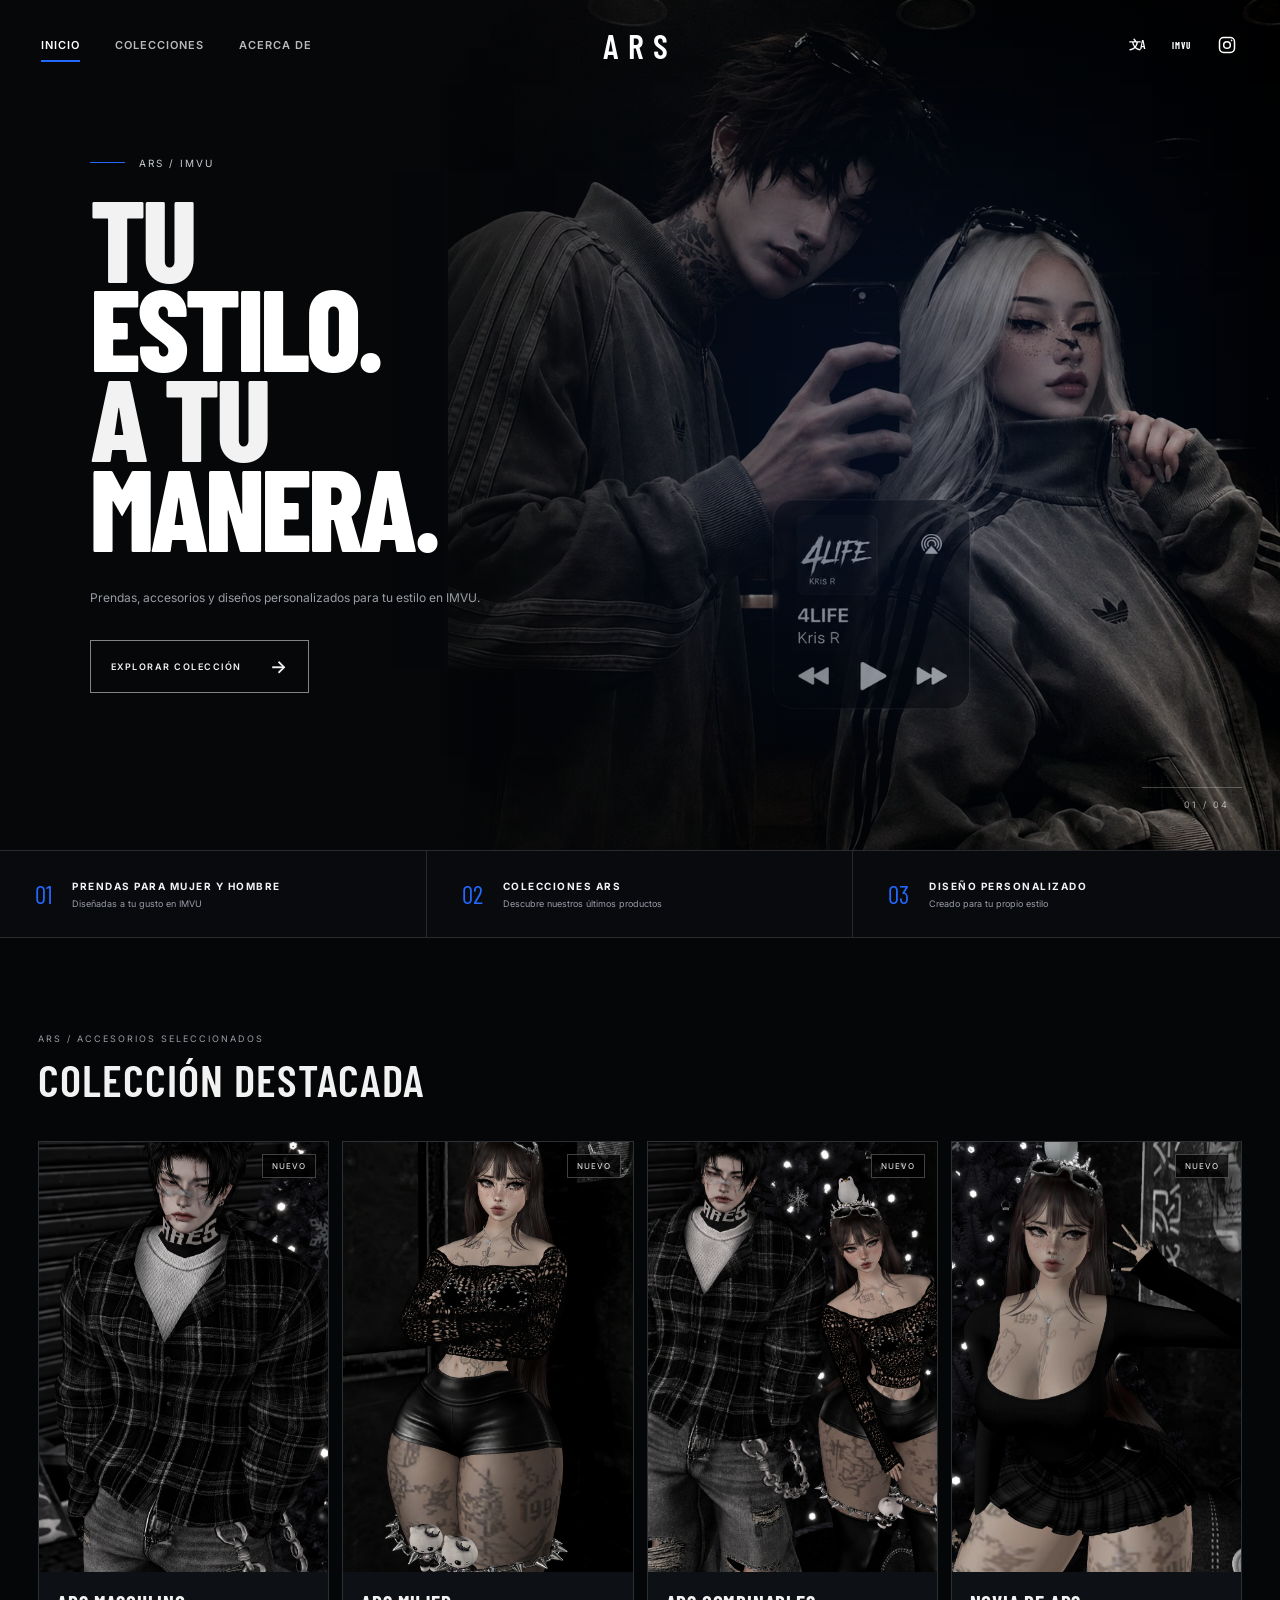
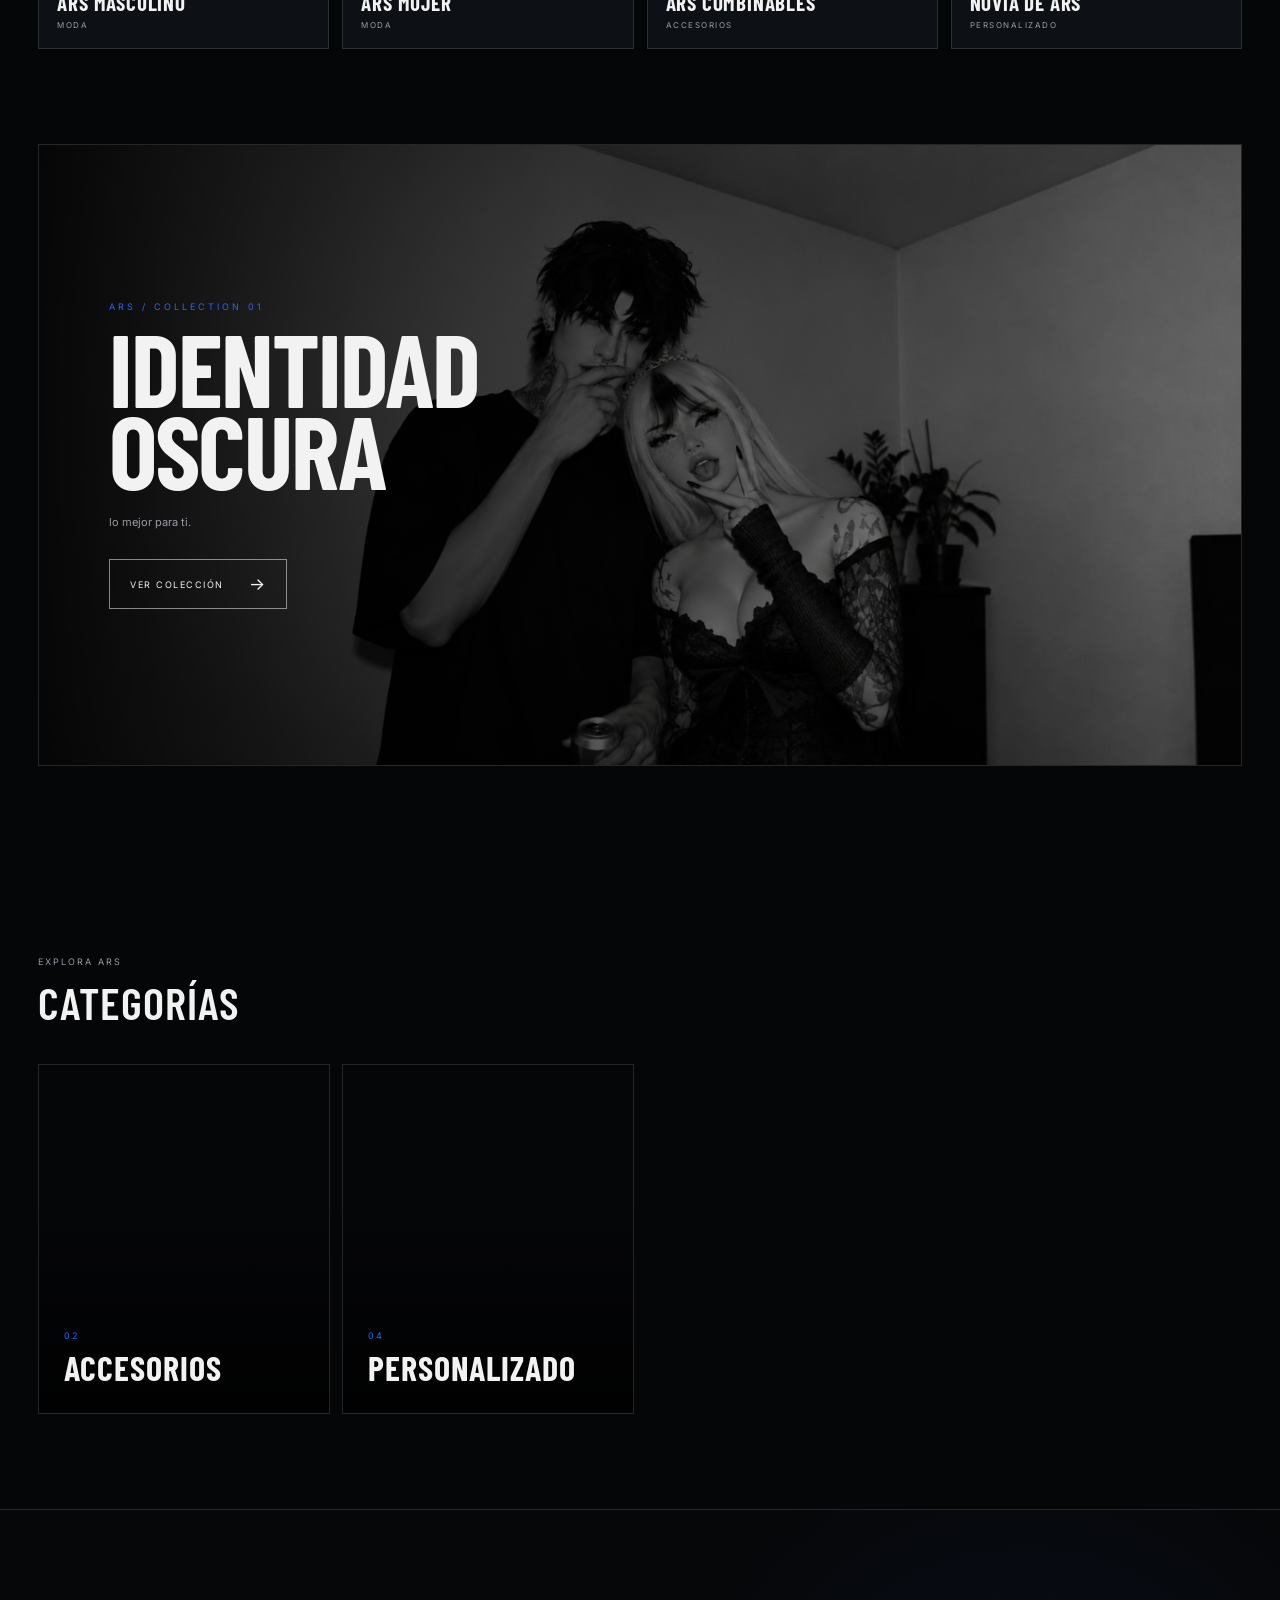
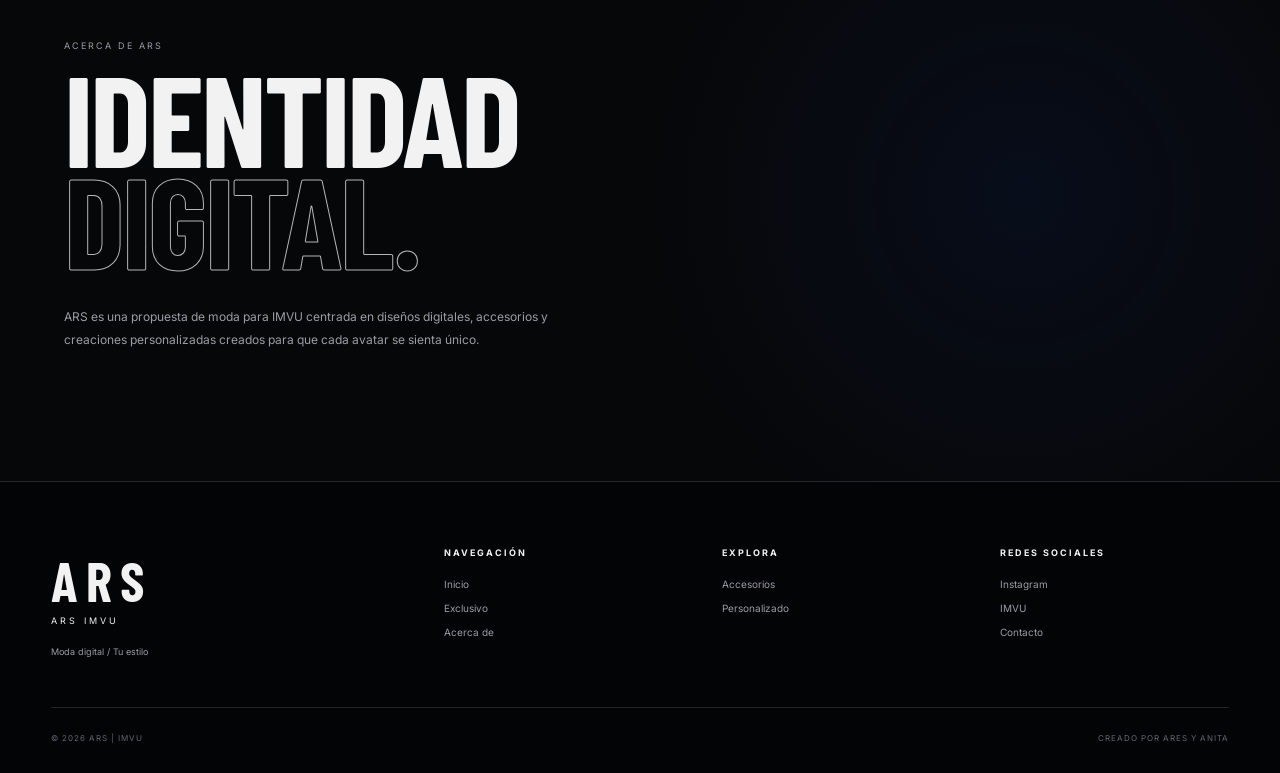
<file: index.html>
<!DOCTYPE html>
<html lang="es">

<head>
    <meta charset="UTF-8">
    <meta name="viewport" content="width=device-width, initial-scale=1.0">

    <title>ARS | IMVU</title>

    
    <link rel="preconnect" href="https://fonts.googleapis.com">
    <link rel="preconnect" href="https://fonts.gstatic.com" crossorigin>

    <link
        href="https://fonts.googleapis.com/css2?family=Barlow+Condensed:wght@400;500;600;700;800&family=Inter:wght@300;400;500;600;700&display=swap"
        rel="stylesheet"
    >

    <link rel="stylesheet" href="style.css">
</head>


<body>

<header class="header">

    <nav class="nav-left">

        <a href="#" class="active">INICIO</a>

        <a href="#collections">COLECCIONES</a>

        <a href="#about">ACERCA DE</a>

    </nav>

    <a href="#" class="logo">
        ARS
    </a>


    <div class="nav-right">

        <button
            class="icon-button language-toggle"
            type="button"
            aria-label="Cambiar idioma"
            title="English / Español"
        >
            <span class="language-icon">文A</span>
        </button>

        <a href="https://go.imvu.com/av/xARESx1/" target="_blank" rel="noopener noreferrer" class="icon-button service-icon" aria-label="IMVU" title="IMVU">
            <span class="service-label">IMVU</span>
        </a>

        <a
            href="https://www.instagram.com/ars.shopx?stkn=NG5sNDVpODVyOTZt"
            target="_blank"
            rel="noopener noreferrer"
            class="icon-button"
            aria-label="Instagram"
        >

            <svg
                width="20"
                height="20"
                viewBox="0 0 24 24"
                fill="none"
                stroke="currentColor"
                stroke-width="1.8"
            >

                <rect
                    x="3"
                    y="3"
                    width="18"
                    height="18"
                    rx="5"
                ></rect>

                <circle
                    cx="12"
                    cy="12"
                    r="4"
                ></circle>

                <circle
                    cx="17.5"
                    cy="6.5"
                    r="1"
                    fill="currentColor"
                    stroke="none"
                ></circle>

            </svg>

        </a>

        <button
            class="icon-button mobile-menu"
            aria-label="Menú"
        >

            <span></span>
            <span></span>
            <span></span>

        </button>

    </div>

</header>

<section class="hero">

    <img
        class="hero-image"
        src="image.png"
        alt="Moda ARS"
    >


    <div class="hero-overlay"></div>


    <div class="hero-content">


        <div class="eyebrow">
            ARS / IMVU
        </div>


        <h1 class="hero-title">

            TU
            <span>ESTILO.</span>

            A TU
            <span>MANERA.</span>

        </h1>


        <p class="hero-description">

            Prendas, accesorios y diseños personalizados para tu estilo en IMVU.

        </p>


        <a
            href="#shop"
            class="main-button"
        >

            EXPLORAR COLECCIÓN

            <span>→</span>

        </a>

    </div>


    <div class="hero-number">
        01 / 04
    </div>


    <div class="hero-line"></div>

</section>

<section class="brand-info">


    <div class="brand-item">

        <span class="brand-number">
            01
        </span>

        <div>

            <h3>
                PRENDAS PARA MUJER Y HOMBRE
            </h3>

            <p>
                Diseñadas a tu gusto en IMVU
            </p>

        </div>

    </div>


    <div class="brand-item">

        <span class="brand-number">
            02
        </span>

        <div>

            <h3>
                COLECCIONES ARS
            </h3>

            <p>
                Descubre nuestros últimos productos
            </p>

        </div>

    </div>


    <div class="brand-item">

        <span class="brand-number">
            03
        </span>

        <div>

            <h3>
                DISEÑO PERSONALIZADO
            </h3>

            <p>
                Creado para tu propio estilo
            </p>

        </div>

    </div>

</section>


<section
    class="section collection"
    id="shop"
>


    <div class="section-header">

        <div>

            <p class="section-kicker">
                ARS / ACCESORIOS SELECCIONADOS
            </p>

            <h2>
                Colección destacada
            </h2>

        </div>


    </div>



    <div class="products">

        <a class="product-card" href="coleccion.html?producto=masculino">

            <div class="product-image">

                <img
                    src="image%20copy%202.png"
                    alt="ARS Shadow"
                >

                <span class="product-tag">
                    NUEVO
                </span>

            </div>


            <div class="product-info">

                <div>

                    <h3>
                        ARS MASCULINO
                    </h3>

                    <p>
                        MODA
                    </p>

                </div>

            </div>

        </a>

        <a class="product-card" href="coleccion.html?producto=mujer">

            <div class="product-image">

                <img
                    src="image%20copy%203.png"
                    alt="ARS femenino"
                >

                <span class="product-tag">
                    NUEVO
                </span>

            </div>


            <div class="product-info">

                <div>

                    <h3>
                        ARS MUJER
                    </h3>

                    <p>
                        MODA
                    </p>

                </div>

            </div>

        </a>

        <a class="product-card" href="coleccion.html?producto=combinables">

            <div class="product-image">

                <img
                    src="image%20copy%204.png"
                    alt="NOVIA DE ARS"
                >

                <span class="product-tag">
                    NUEVO
                </span>

            </div>


            <div class="product-info">

                <div>

                    <h3>
                        ARS COMBINABLES
                    </h3>

                    <p>
                        ACCESORIOS
                    </p>

                </div>

            </div>

        </a>


        <a class="product-card" href="coleccion.html?producto=novia">

            <div class="product-image">

                <img
                    src="image%20copy.png"
                    alt="NOVIA DE ARS"
                >

                <span class="product-tag">
                    NUEVO
                </span>

            </div>


            <div class="product-info">

                <div>

                    <h3>
                        NOVIA DE ARS
                    </h3>

                    <p>
                        PERSONALIZADO
                    </p>

                </div>

            </div>

        </a>


    </div>

</section>


<section
    class="editorial"
    id="collections"
>


    <img
        src="image copy 5.png"
        alt="Colección ARS"
    >


    <div class="editorial-overlay"></div>


    <div class="editorial-content">

        <p>
            ARS / COLLECTION 01
        </p>


        <h2>

            IDENTIDAD
            <br>
            OSCURA

        </h2>


        <span>
            lo mejor para ti.
        </span>


        <a
            href="./personalizado.html"
            class="outline-button"
        >

            VER COLECCIÓN

            <span>→</span>

        </a>

    </div>

</section>


<section class="section categories">


    <div class="section-header">

        <div>

            <p class="section-kicker">
                EXPLORA ARS
            </p>

            <h2>
                Categorías
            </h2>

        </div>

    </div>



    <div class="category-grid">


        <a
            href="./accesorios.html"
            class="category-card"
        >

            <video
                src="WhatsApp%20Video%202026-09-07%20at%207.45.44%20PM.mp4"
                autoplay
                muted
                loop
                playsinline
                aria-label="Video de accesorios"
            ></video>

            <div class="category-overlay"></div>

            <div class="category-content">

                <span>
                    02
                </span>

                <h3>
                    ACCESORIOS
                </h3>

            </div>

        </a>



        <a href="./personalizado.html" class="category-card">

            <video
                src="WhatsApp%20Video%202026-09-07%20at%203.30.27%20PM.mp4"
                autoplay
                muted
                loop
                playsinline
                aria-label="Video de personalizado"
            ></video>

            <div class="category-overlay"></div>

            <div class="category-content">

                <span>
                    04
                </span>

                <h3>
                    PERSONALIZADO
                </h3>

            </div>

        </a>


    </div>

</section>

<section
    class="about"
    id="about"
>

    <div class="about-inner">


        <p class="section-kicker">
            ACERCA DE ARS
        </p>


        <h2>

            IDENTIDAD
            <span>DIGITAL.</span>

        </h2>


        <p class="about-text">

            ARS es una propuesta de moda para IMVU centrada en
            diseños digitales, accesorios y creaciones personalizadas
            creados para que cada avatar
            se sienta único.

        </p>


    </div>

</section>

<footer>


    <div class="footer-main">


        <div class="footer-brand">

            <div class="footer-logo">
                ARS
            </div>

            <p>
                ARS IMVU
            </p>

            <span>
                Moda digital / Tu estilo
            </span>

        </div>



        <div class="footer-column">

            <h4>
                NAVEGACIÓN
            </h4>

            <a href="#">
                Inicio
            </a>

            <a href="#shop">
                Exclusivo
            </a>

            <a href="#about">
                Acerca de
            </a>

        </div>



        <div class="footer-column">

            <h4>
                EXPLORA
            </h4>

            <a href="./accesorios.html">
                Accesorios
            </a>

            <a href="./personalizado.html">
                Personalizado
            </a>

        </div>



        <div class="footer-column">

            <h4>
                REDES SOCIALES
            </h4>

            <a href="https://www.instagram.com/ars.shopx?stkn=NG5sNDVpODVyOTZt" target="_blank" rel="noopener noreferrer">
                Instagram
            </a>

            <a href="https://go.imvu.com/av/xARESx1/" target="_blank" rel="noopener noreferrer">
                IMVU
            </a>

            <a href="https://www.instagram.com/ars.shopx?stkn=NG5sNDVpODVyOTZt" target="_blank" rel="noopener noreferrer">
                Contacto
            </a>

        </div>


    </div>



    <div class="footer-bottom">

        <span>
            © 2026 ARS | IMVU
        </span>

        <span>
            CREADO POR ARES Y ANITA
        </span>

    </div>

</footer>


<script src="idioma.js"></script>

</body>
</html>
</file>
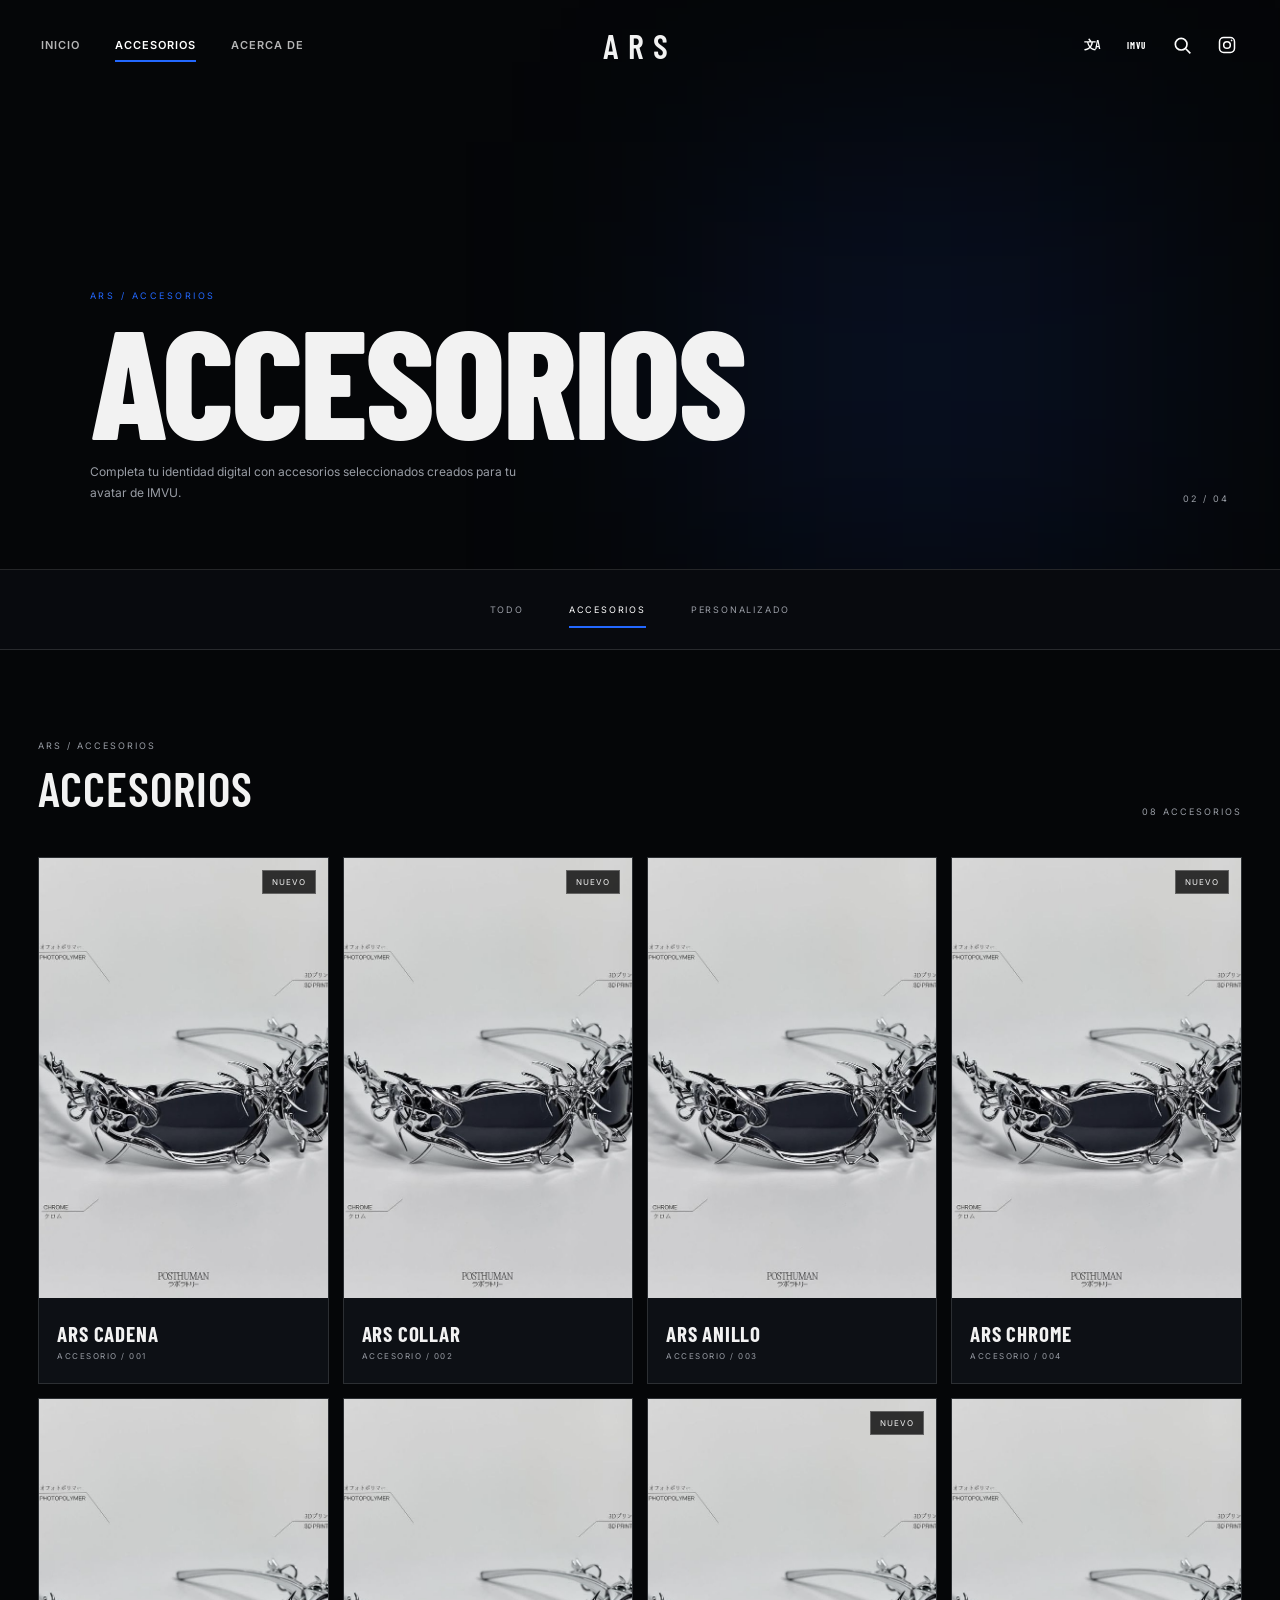
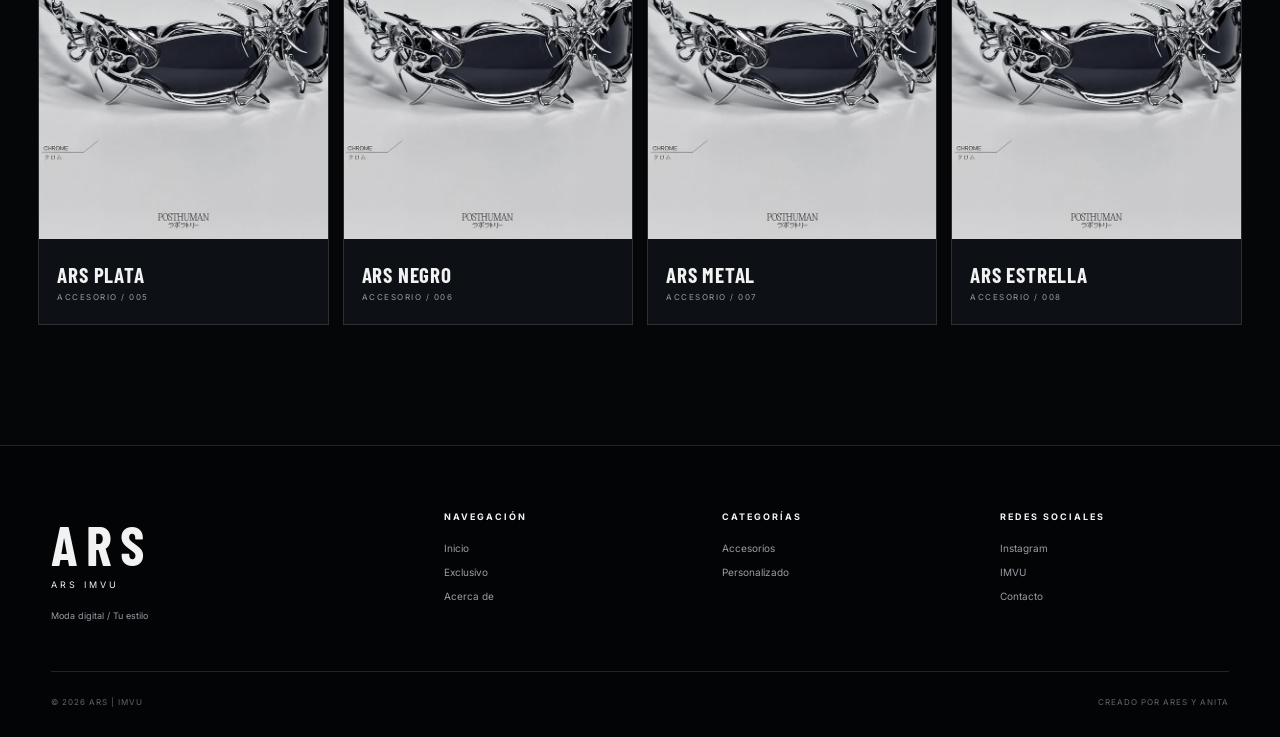
<file: accesorios.html>
<!DOCTYPE html>
<html lang="es">

<head>

    <meta charset="UTF-8">

    <meta
        name="viewport"
        content="width=device-width, initial-scale=1.0"
    >

    <title>Accesorios | ARS IMVU</title>


    

    <link rel="preconnect" href="https://fonts.googleapis.com">

    <link
        rel="preconnect"
        href="https://fonts.gstatic.com"
        crossorigin
    >

    <link
        href="https://fonts.googleapis.com/css2?family=Barlow+Condensed:wght@400;500;600;700;800&family=Inter:wght@300;400;500;600;700&display=swap"
        rel="stylesheet"
    >


    

    <link
        rel="stylesheet"
        href="accesorios.css"
    >

</head>


<body>




<header class="header">


    <nav class="nav-left">

        <a href="./index.html">
            INICIO
        </a>

        <a href="#products" class="active">
            ACCESORIOS
        </a>

        <a href="#footer">
            ACERCA DE
        </a>

    </nav>


    

    <a
        href="./index.html"
        class="logo"
    >
        ARS
    </a>


    

    <div class="nav-right">

        <button
            class="icon-button language-toggle"
            type="button"
            aria-label="Cambiar idioma"
            title="English / Español"
        >
            <span class="language-icon">文A</span>
        </button>

        <a href="https://go.imvu.com/av/xARESx1/" target="_blank" rel="noopener noreferrer" class="icon-button service-icon" aria-label="IMVU" title="IMVU">
            <span class="service-label">IMVU</span>
        </a>

        

        <button
            class="icon-button"
            aria-label="Buscar"
        >

            <svg
                width="20"
                height="20"
                viewBox="0 0 24 24"
                fill="none"
                stroke="currentColor"
                stroke-width="2"
            >

                <circle
                    cx="11"
                    cy="11"
                    r="7"
                ></circle>

                <line
                    x1="16.5"
                    y1="16.5"
                    x2="22"
                    y2="22"
                ></line>

            </svg>

        </button>


        

        <a
            href="https://www.instagram.com/ars.shopx?stkn=NG5sNDVpODVyOTZt"
            target="_blank"
            rel="noopener noreferrer"
            class="icon-button"
        >

            <svg
                width="20"
                height="20"
                viewBox="0 0 24 24"
                fill="none"
                stroke="currentColor"
                stroke-width="1.8"
            >

                <rect
                    x="3"
                    y="3"
                    width="18"
                    height="18"
                    rx="5"
                ></rect>

                <circle
                    cx="12"
                    cy="12"
                    r="4"
                ></circle>

                <circle
                    cx="17.5"
                    cy="6.5"
                    r="1"
                    fill="currentColor"
                    stroke="none"
                ></circle>

            </svg>

        </a>


        

        <button
            class="icon-button mobile-menu"
            aria-label="Menú"
        >

            <span></span>
            <span></span>
            <span></span>

        </button>

    </div>

</header>





<section class="page-hero">


    <div class="page-hero-bg">

        <video
            src="WhatsApp%20Video%202026-09-07%20at%207.48.57%20PM.mp4"
            autoplay
            muted
            loop
            playsinline
            aria-label="Video de accesorios ARS"
        ></video>

    </div>


    <div class="page-hero-overlay"></div>


    <div class="page-hero-content">


        <p class="breadcrumb">

            ARS / ACCESORIOS

        </p>


        <h1>

            ACCESORIOS

        </h1>


        <p class="hero-description">

            Completa tu identidad digital con
            accesorios seleccionados creados para tu
            avatar de IMVU.

        </p>


    </div>


    <div class="hero-index">

        02 / 04

    </div>

</section>





<section class="category-navigation">


    <a href="#" class="category-link">
        TODO
    </a>


    <a
        href="./accesorios.html"
        class="category-link active"
    >
        ACCESORIOS
    </a>


    <a href="#" class="category-link">
        PERSONALIZADO
    </a>

</section>





<section
    class="products-section"
    id="products"
>


    

    <div class="products-header">


        <div>

            <p class="section-kicker">
                ARS / ACCESORIOS
            </p>

            <h2>
                ACCESORIOS
            </h2>

        </div>


        <div class="products-count">

            08 ACCESORIOS

        </div>

    </div>



    

    <div class="products-grid">


        

        <article class="product-card">

            <a href="#" class="product-image">

                <img
                    src="image%20copy%206.png"
                    alt="Cadena ARS"
                >

                <span class="product-tag">
                    NUEVO
                </span>

            </a>


            <div class="product-info">

                <div>

                    <h3>
                        ARS CADENA
                    </h3>

                    <p>
                        ACCESORIO / 001
                    </p>

                </div>


            </div>

        </article>



        

        <article class="product-card">

            <a href="#" class="product-image">

                <img
                    src="image%20copy%206.png"
                    alt="Collar ARS"
                >

                <span class="product-tag">
                    NUEVO
                </span>

            </a>


            <div class="product-info">

                <div>

                    <h3>
                        ARS COLLAR
                    </h3>

                    <p>
                        ACCESORIO / 002
                    </p>

                </div>


            </div>

        </article>



        

        <article class="product-card">

            <a href="#" class="product-image">

                <img
                    src="image%20copy%206.png"
                    alt="Anillo ARS"
                >

            </a>


            <div class="product-info">

                <div>

                    <h3>
                        ARS ANILLO
                    </h3>

                    <p>
                        ACCESORIO / 003
                    </p>

                </div>


            </div>

        </article>



        

        <article class="product-card">

            <a href="#" class="product-image">

                <img
                    src="image%20copy%206.png"
                    alt="Reloj ARS"
                >

                <span class="product-tag">
                    NUEVO
                </span>

            </a>


            <div class="product-info">

                <div>

                    <h3>
                        ARS CHROME
                    </h3>

                    <p>
                        ACCESORIO / 004
                    </p>

                </div>


            </div>

        </article>



        

        <article class="product-card">

            <a href="#" class="product-image">

                <img
                    src="image%20copy%206.png"
                    alt="Plata ARS"
                >

            </a>


            <div class="product-info">

                <div>

                    <h3>
                        ARS PLATA
                    </h3>

                    <p>
                        ACCESORIO / 005
                    </p>

                </div>


            </div>

        </article>



        

        <article class="product-card">

            <a href="#" class="product-image">

                <img
                    src="image%20copy%206.png"
                    alt="Negro ARS"
                >

            </a>


            <div class="product-info">

                <div>

                    <h3>
                        ARS NEGRO
                    </h3>

                    <p>
                        ACCESORIO / 006
                    </p>

                </div>


            </div>

        </article>



        

        <article class="product-card">

            <a href="#" class="product-image">

                <img
                    src="image%20copy%206.png"
                    alt="Metal ARS"
                >

                <span class="product-tag">
                    NUEVO
                </span>

            </a>


            <div class="product-info">

                <div>

                    <h3>
                        ARS METAL
                    </h3>

                    <p>
                        ACCESORIO / 007
                    </p>

                </div>


            </div>

        </article>



        

        <article class="product-card">

            <a href="#" class="product-image">

                <img
                    src="image%20copy%206.png"
                    alt="Estrella ARS"
                >

            </a>


            <div class="product-info">

                <div>

                    <h3>
                        ARS ESTRELLA
                    </h3>

                    <p>
                        ACCESORIO / 008
                    </p>

                </div>


            </div>

        </article>


    </div>

</section>





<footer id="footer">


    <div class="footer-main">


        

        <div class="footer-brand">

            <div class="footer-logo">
                ARS
            </div>

            <p>
                ARS IMVU
            </p>

            <span>
                Moda digital / Tu estilo
            </span>

        </div>


        

        <div class="footer-column">

            <h4>
                NAVEGACIÓN
            </h4>

            <a href="./index.html#">
                Inicio
            </a>

            <a href="./index.html#shop">
                Exclusivo
            </a>

            <a href="./index.html#about">
                Acerca de
            </a>

        </div>


        

        <div class="footer-column">

            <h4>
                CATEGORÍAS
            </h4>

            <a href="./accesorios.html">
                Accesorios
            </a>

            <a href="./personalizado.html">
                Personalizado
            </a>

        </div>


        

        <div class="footer-column">

            <h4>
                REDES SOCIALES
            </h4>

            <a href="https://www.instagram.com/ars.shopx?stkn=NG5sNDVpODVyOTZt" target="_blank" rel="noopener noreferrer">
                Instagram
            </a>

            <a href="https://go.imvu.com/av/xARESx1/" target="_blank" rel="noopener noreferrer">
                IMVU
            </a>

            <a href="https://www.instagram.com/ars.shopx?stkn=NG5sNDVpODVyOTZt" target="_blank" rel="noopener noreferrer">
                Contacto
            </a>

        </div>


    </div>



    <div class="footer-bottom">

        <span>
            © 2026 ARS | IMVU
        </span>

        <span>
            CREADO POR ARES Y ANITA
        </span>

    </div>

</footer>


<script>

    const accessoryLensZoom = 2.75;

    document.querySelectorAll(".product-image").forEach(
        (productImage) => {

            const product = productImage.querySelector("img");
            const lens = document.createElement("div");

            lens.className = "accessory-lens";

            lens.setAttribute("aria-hidden", "true");

            lens.style.backgroundImage =
                "url(\"" + product.getAttribute("src") + "\")";

            productImage.appendChild(lens);

            let touchZoomActive = false;


            function updateLens(event) {

                const imageRect =
                    product.getBoundingClientRect();

                const containerRect =
                    productImage.getBoundingClientRect();

                const naturalRatio =
                    product.naturalWidth / product.naturalHeight;

                if (!naturalRatio) {

                    return;

                }

                const scale = Math.max(
                    imageRect.width / product.naturalWidth,
                    imageRect.height / product.naturalHeight
                );

                const renderedWidth =
                    product.naturalWidth * scale;

                const renderedHeight =
                    product.naturalHeight * scale;

                const renderedLeft =
                    (imageRect.width - renderedWidth) / 2;

                const renderedTop =
                    (imageRect.height - renderedHeight) / 2;

                const x =
                    event.clientX - imageRect.left - renderedLeft;

                const y =
                    event.clientY - imageRect.top - renderedTop;

                const lensRadius = lens.offsetWidth / 2;

                lens.style.left =
                    event.clientX - containerRect.left + "px";

                lens.style.top =
                    event.clientY - containerRect.top + "px";

                lens.style.backgroundSize =
                    renderedWidth * accessoryLensZoom + "px " +
                    renderedHeight * accessoryLensZoom + "px";

                lens.style.backgroundPosition =
                    (lensRadius - x * accessoryLensZoom) + "px " +
                    (lensRadius - y * accessoryLensZoom) + "px";

                lens.classList.add("active");

            }


            function hideLens() {

                if (!touchZoomActive) {

                    lens.classList.remove("active");

                }

            }


            productImage.addEventListener(
                "pointermove",
                updateLens
            );

            productImage.addEventListener(
                "pointerenter",
                (event) => {

                    if (event.pointerType !== "touch") {

                        updateLens(event);

                    }

                }
            );

            productImage.addEventListener(
                "pointerleave",
                hideLens
            );

            productImage.addEventListener(
                "pointerdown",
                (event) => {

                    if (event.pointerType === "touch") {

                        touchZoomActive = true;

                        productImage.setPointerCapture(event.pointerId);

                        updateLens(event);

                    }

                }
            );

            productImage.addEventListener(
                "pointerup",
                (event) => {

                    if (event.pointerType === "touch") {

                        touchZoomActive = false;

                        productImage.releasePointerCapture(event.pointerId);

                        lens.classList.remove("active");

                    }

                }
            );

        }
    );

</script>


<script src="idioma.js"></script>

</body>

</html>
</file>
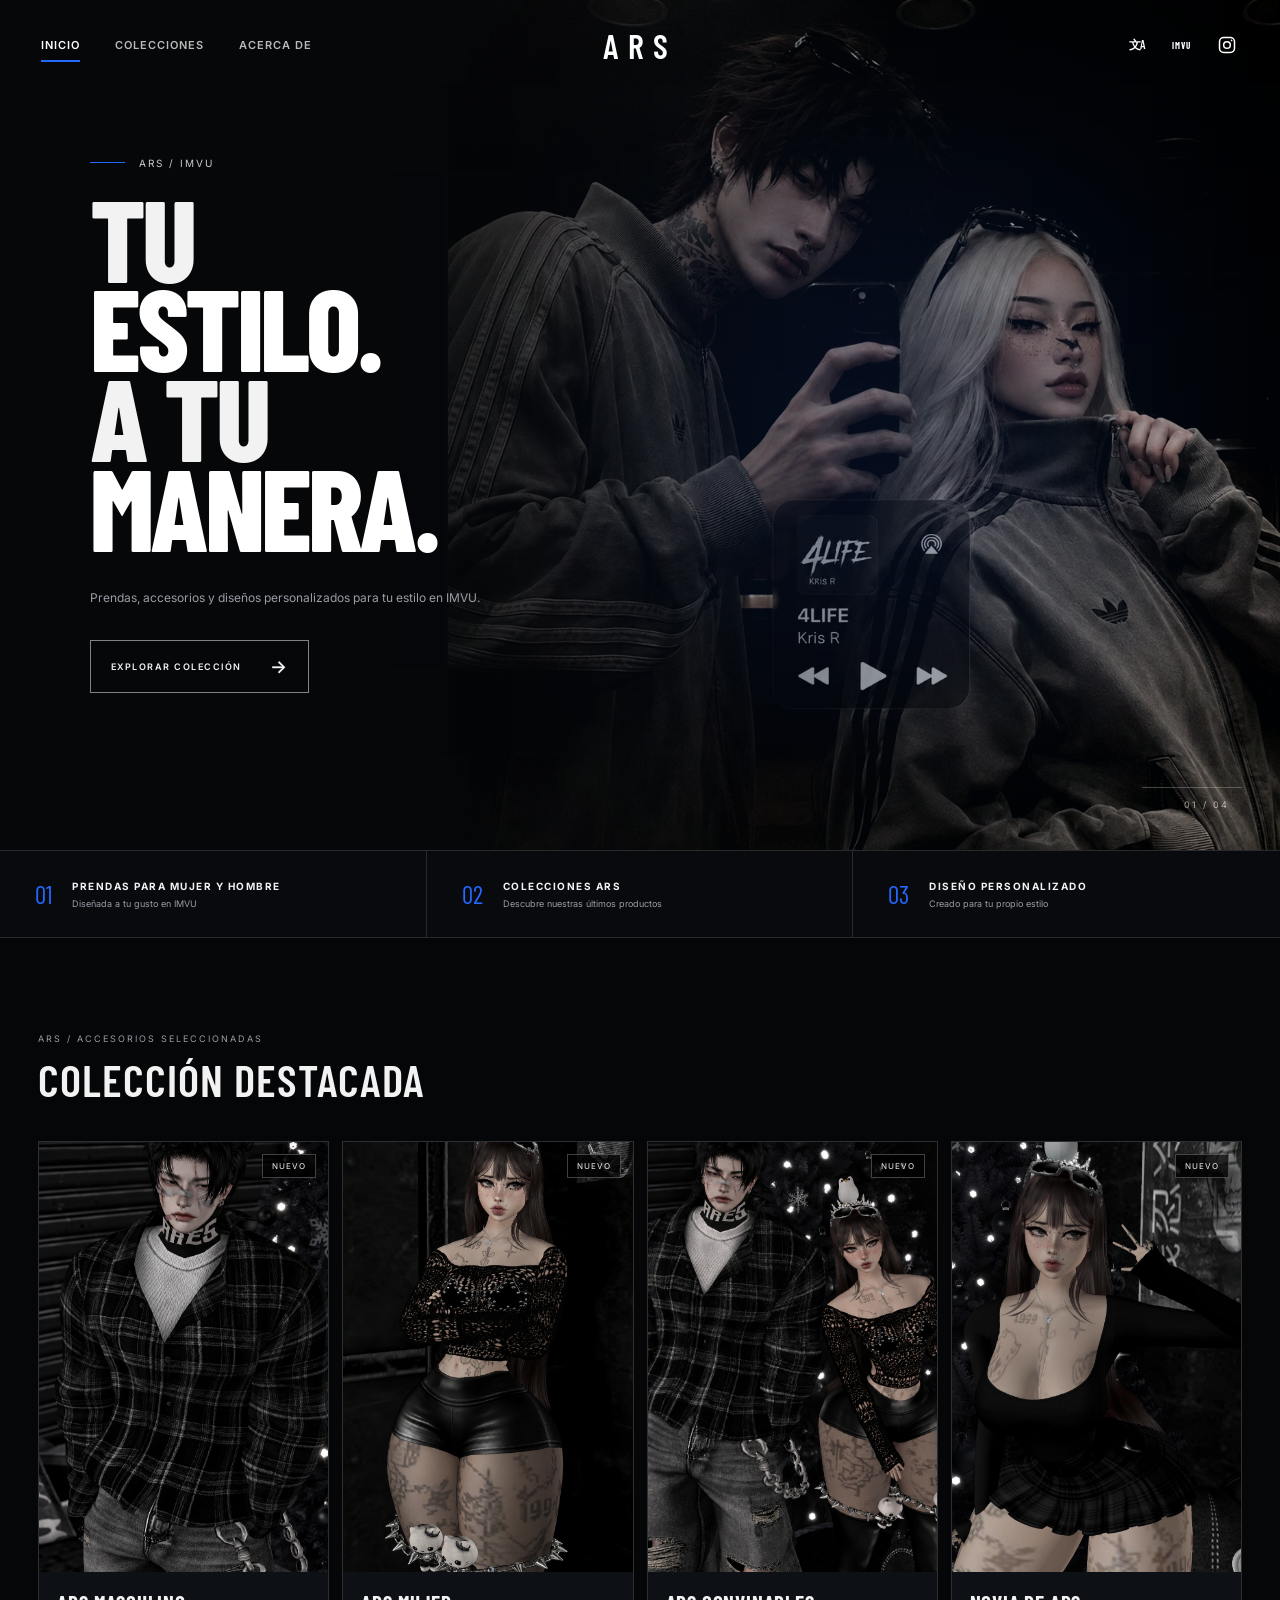
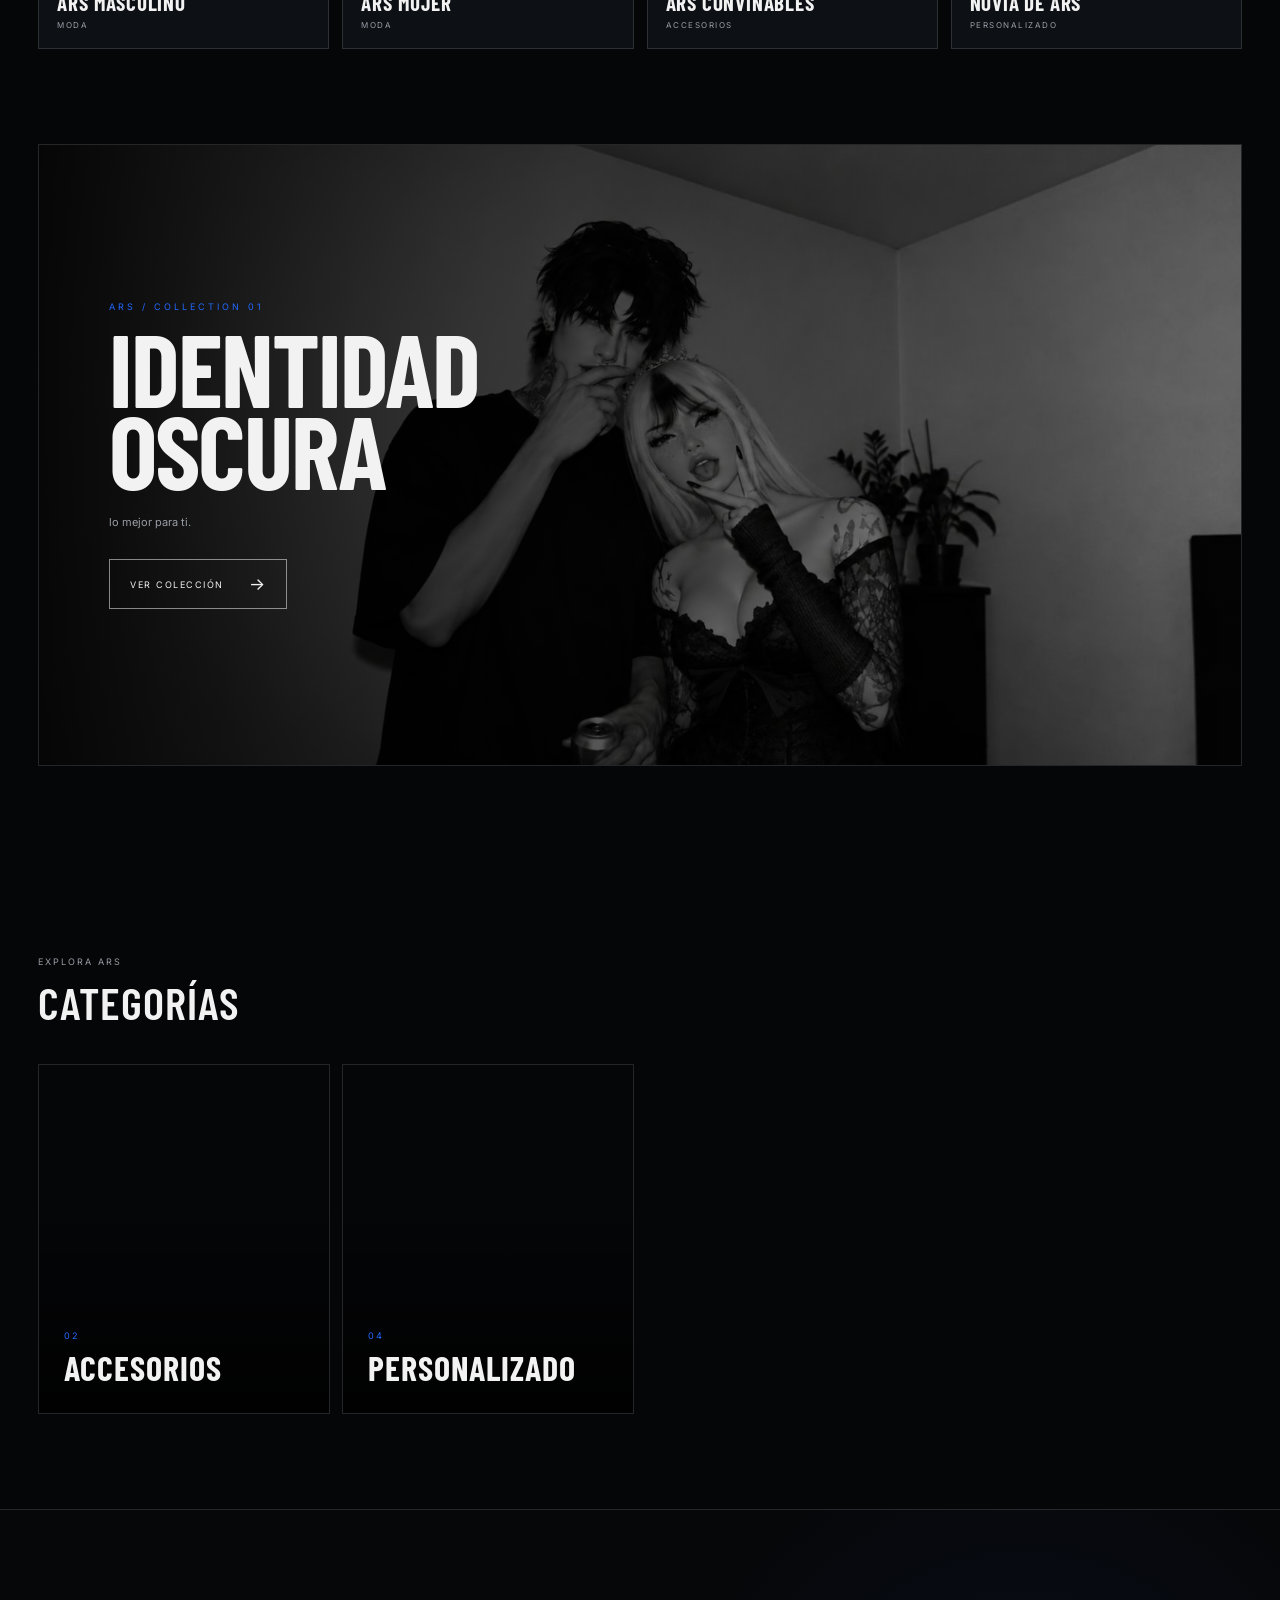
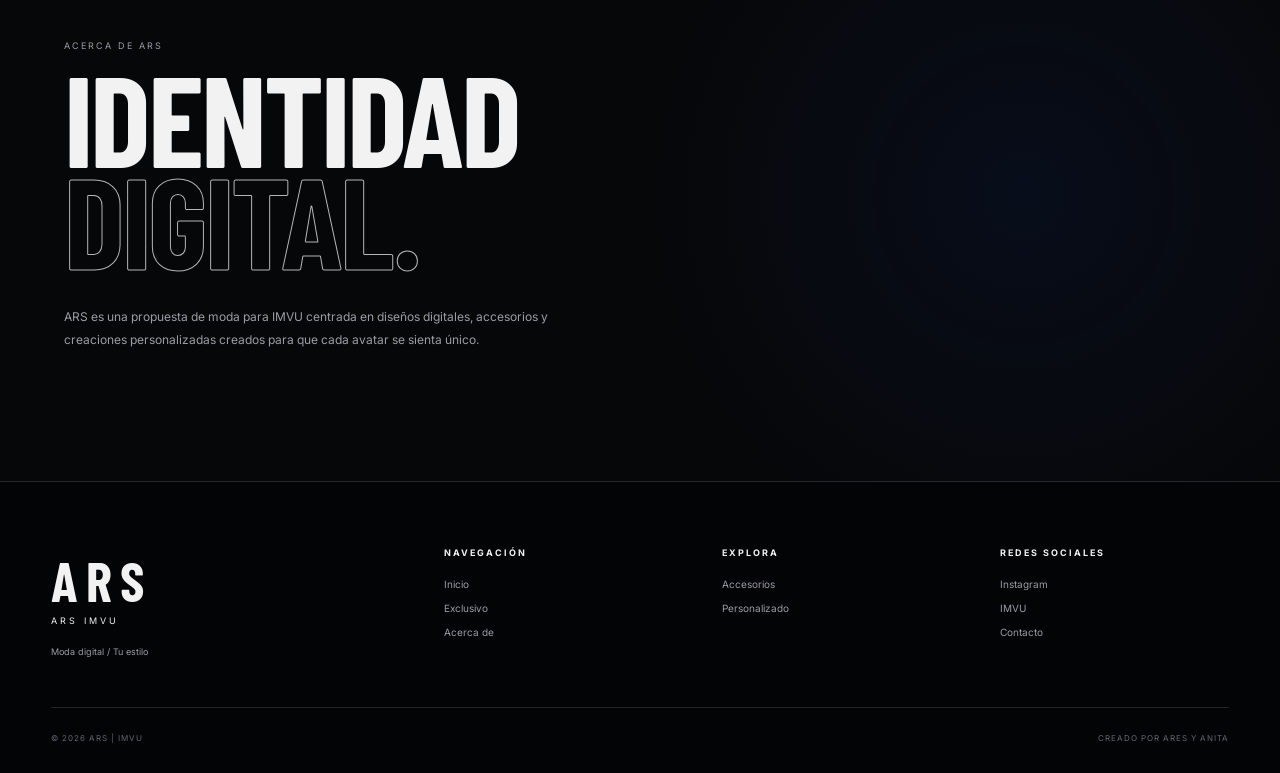
<file: base.html>
<!DOCTYPE html>
<html lang="es">

<head>
    <meta charset="UTF-8">
    <meta name="viewport" content="width=device-width, initial-scale=1.0">

    <title>ARS | IMVU</title>

    <!-- Fuentes -->
    <link rel="preconnect" href="https://fonts.googleapis.com">
    <link rel="preconnect" href="https://fonts.gstatic.com" crossorigin>

    <link
        href="https://fonts.googleapis.com/css2?family=Barlow+Condensed:wght@400;500;600;700;800&family=Inter:wght@300;400;500;600;700&display=swap"
        rel="stylesheet"
    >

    <link rel="stylesheet" href="base.css">
</head>


<body>

<header class="header">

    <nav class="nav-left">

        <a href="#" class="active">INICIO</a>

        <a href="#collections">COLECCIONES</a>

        <a href="#about">ACERCA DE</a>

    </nav>

    <a href="#" class="logo">
        ARS
    </a>


    <div class="nav-right">

        <button
            class="icon-button language-toggle"
            type="button"
            aria-label="Cambiar idioma"
            title="English / Español"
        >
            <span class="language-icon">文A</span>
        </button>

        <a href="https://go.imvu.com/av/xARESx1/" target="_blank" rel="noopener noreferrer" class="icon-button service-icon" aria-label="IMVU" title="IMVU">
            <span class="service-label">IMVU</span>
        </a>

        <a
            href="https://www.instagram.com/ars.shopx?stkn=NG5sNDVpODVyOTZt"
            target="_blank"
            rel="noopener noreferrer"
            class="icon-button"
            aria-label="Instagram"
        >

            <svg
                width="20"
                height="20"
                viewBox="0 0 24 24"
                fill="none"
                stroke="currentColor"
                stroke-width="1.8"
            >

                <rect
                    x="3"
                    y="3"
                    width="18"
                    height="18"
                    rx="5"
                ></rect>

                <circle
                    cx="12"
                    cy="12"
                    r="4"
                ></circle>

                <circle
                    cx="17.5"
                    cy="6.5"
                    r="1"
                    fill="currentColor"
                    stroke="none"
                ></circle>

            </svg>

        </a>

        <button
            class="icon-button mobile-menu"
            aria-label="Menú"
        >

            <span></span>
            <span></span>
            <span></span>

        </button>

    </div>

</header>

<section class="hero">

    <img
        class="hero-image"
        src="image.png"
        alt="Moda ARS"
    >


    <div class="hero-overlay"></div>


    <div class="hero-content">


        <div class="eyebrow">
            ARS / IMVU
        </div>


        <h1 class="hero-title">

            TU
            <span>ESTILO.</span>

            A TU
            <span>MANERA.</span>

        </h1>


        <p class="hero-description">

            Prendas, accesorios y diseños personalizados para tu estilo en IMVU.

        </p>


        <a
            href="#shop"
            class="main-button"
        >

            EXPLORAR COLECCIÓN

            <span>→</span>

        </a>

    </div>


    <div class="hero-number">
        01 / 04
    </div>


    <div class="hero-line"></div>

</section>

<section class="brand-info">


    <div class="brand-item">

        <span class="brand-number">
            01
        </span>

        <div>

            <h3>
                PRENDAS PARA MUJER Y HOMBRE
            </h3>

            <p>
                Diseñada a tu gusto en IMVU
            </p>

        </div>

    </div>


    <div class="brand-item">

        <span class="brand-number">
            02
        </span>

        <div>

            <h3>
                COLECCIONES ARS
            </h3>

            <p>
                Descubre nuestras últimos productos
            </p>

        </div>

    </div>


    <div class="brand-item">

        <span class="brand-number">
            03
        </span>

        <div>

            <h3>
                DISEÑO PERSONALIZADO
            </h3>

            <p>
                Creado para tu propio estilo
            </p>

        </div>

    </div>

</section>


<section
    class="section collection"
    id="shop"
>


    <div class="section-header">

        <div>

            <p class="section-kicker">
                ARS / ACCESORIOS SELECCIONADAS
            </p>

            <h2>
                Colección destacada
            </h2>

        </div>


    </div>



    <div class="products">

        <article class="product-card">

            <div class="product-image">

                <img
                    src="image%20copy%202.png"
                    alt="ARS Shadow"
                >

                <span class="product-tag">
                    NUEVO
                </span>

            </div>


            <div class="product-info">

                <div>

                    <h3>
                        ARS MASCULINO
                    </h3>

                    <p>
                        MODA
                    </p>

                </div>

            </div>

        </article>

        <article class="product-card">

            <div class="product-image">

                <img
                    src="image%20copy%203.png"
                    alt="ARS femenino"
                >

                <span class="product-tag">
                    NUEVO
                </span>

            </div>


            <div class="product-info">

                <div>

                    <h3>
                        ARS MUJER
                    </h3>

                    <p>
                        MODA
                    </p>

                </div>

            </div>

        </article>

        <article class="product-card">

            <div class="product-image">

                <img
                    src="image%20copy%204.png"
                    alt="NOVIA DE ARS"
                >

                <span class="product-tag">
                    NUEVO
                </span>

            </div>


            <div class="product-info">

                <div>

                    <h3>
                        ARS CONVINABLES
                    </h3>

                    <p>
                        ACCESORIOS
                    </p>

                </div>

            </div>

        </article>


        <article class="product-card">

            <div class="product-image">

                <img
                    src="image%20copy.png"
                    alt="NOVIA DE ARS"
                >

                <span class="product-tag">
                    NUEVO
                </span>

            </div>


            <div class="product-info">

                <div>

                    <h3>
                        NOVIA DE ARS
                    </h3>

                    <p>
                        PERSONALIZADO
                    </p>

                </div>

            </div>

        </article>


    </div>

</section>


<section
    class="editorial"
    id="collections"
>


    <img
        src="image copy 5.png"
        alt="Colección ARS"
    >


    <div class="editorial-overlay"></div>


    <div class="editorial-content">

        <p>
            ARS / COLLECTION 01
        </p>


        <h2>

            IDENTIDAD
            <br>
            OSCURA

        </h2>


        <span>
            lo mejor para ti.
        </span>


        <a
            href="personalizado.html"
            class="outline-button"
        >

            VER COLECCIÓN

            <span>→</span>

        </a>

    </div>

</section>


<section class="section categories">


    <div class="section-header">

        <div>

            <p class="section-kicker">
                EXPLORA ARS
            </p>

            <h2>
                Categorías
            </h2>

        </div>

    </div>



    <div class="category-grid">


        <a
            href="accesorios.html"
            class="category-card"
        >

            <video
                src="WhatsApp%20Video%202026-09-07%20at%207.45.44%20PM.mp4"
                autoplay
                muted
                loop
                playsinline
                aria-label="Video de accesorios"
            ></video>

            <div class="category-overlay"></div>

            <div class="category-content">

                <span>
                    02
                </span>

                <h3>
                    ACCESORIOS
                </h3>

            </div>

        </a>



        <a href="personalizado.html" class="category-card">

            <video
                src="WhatsApp%20Video%202026-09-07%20at%203.30.27%20PM.mp4"
                autoplay
                muted
                loop
                playsinline
                aria-label="Video de personalizado"
            ></video>

            <div class="category-overlay"></div>

            <div class="category-content">

                <span>
                    04
                </span>

                <h3>
                    PERSONALIZADO
                </h3>

            </div>

        </a>


    </div>

</section>

<section
    class="about"
    id="about"
>

    <div class="about-inner">


        <p class="section-kicker">
            ACERCA DE ARS
        </p>


        <h2>

            IDENTIDAD
            <span>DIGITAL.</span>

        </h2>


        <p class="about-text">

            ARS es una propuesta de moda para IMVU centrada en
            diseños digitales, accesorios y creaciones personalizadas
            creados para que cada avatar
            se sienta único.

        </p>


    </div>

</section>

<footer>


    <div class="footer-main">


        <div class="footer-brand">

            <div class="footer-logo">
                ARS
            </div>

            <p>
                ARS IMVU
            </p>

            <span>
                Moda digital / Tu estilo
            </span>

        </div>



        <div class="footer-column">

            <h4>
                NAVEGACIÓN
            </h4>

            <a href="#">
                Inicio
            </a>

            <a href="#shop">
                Exclusivo
            </a>

            <a href="#about">
                Acerca de
            </a>

        </div>



        <div class="footer-column">

            <h4>
                EXPLORA
            </h4>

            <a href="accesorios.html">
                Accesorios
            </a>

            <a href="personalizado.html">
                Personalizado
            </a>

        </div>



        <div class="footer-column">

            <h4>
                REDES SOCIALES
            </h4>

            <a href="https://www.instagram.com/ars.shopx?stkn=NG5sNDVpODVyOTZt" target="_blank" rel="noopener noreferrer">
                Instagram
            </a>

            <a href="https://go.imvu.com/av/xARESx1/" target="_blank" rel="noopener noreferrer">
                IMVU
            </a>

            <a href="https://www.instagram.com/ars.shopx?stkn=NG5sNDVpODVyOTZt" target="_blank" rel="noopener noreferrer">
                Contacto
            </a>

        </div>


    </div>



    <div class="footer-bottom">

        <span>
            © 2026 ARS | IMVU
        </span>

        <span>
            CREADO POR ARES Y ANITA
        </span>

    </div>

</footer>


<script src="idioma.js"></script>

</body>
</html>
</file>
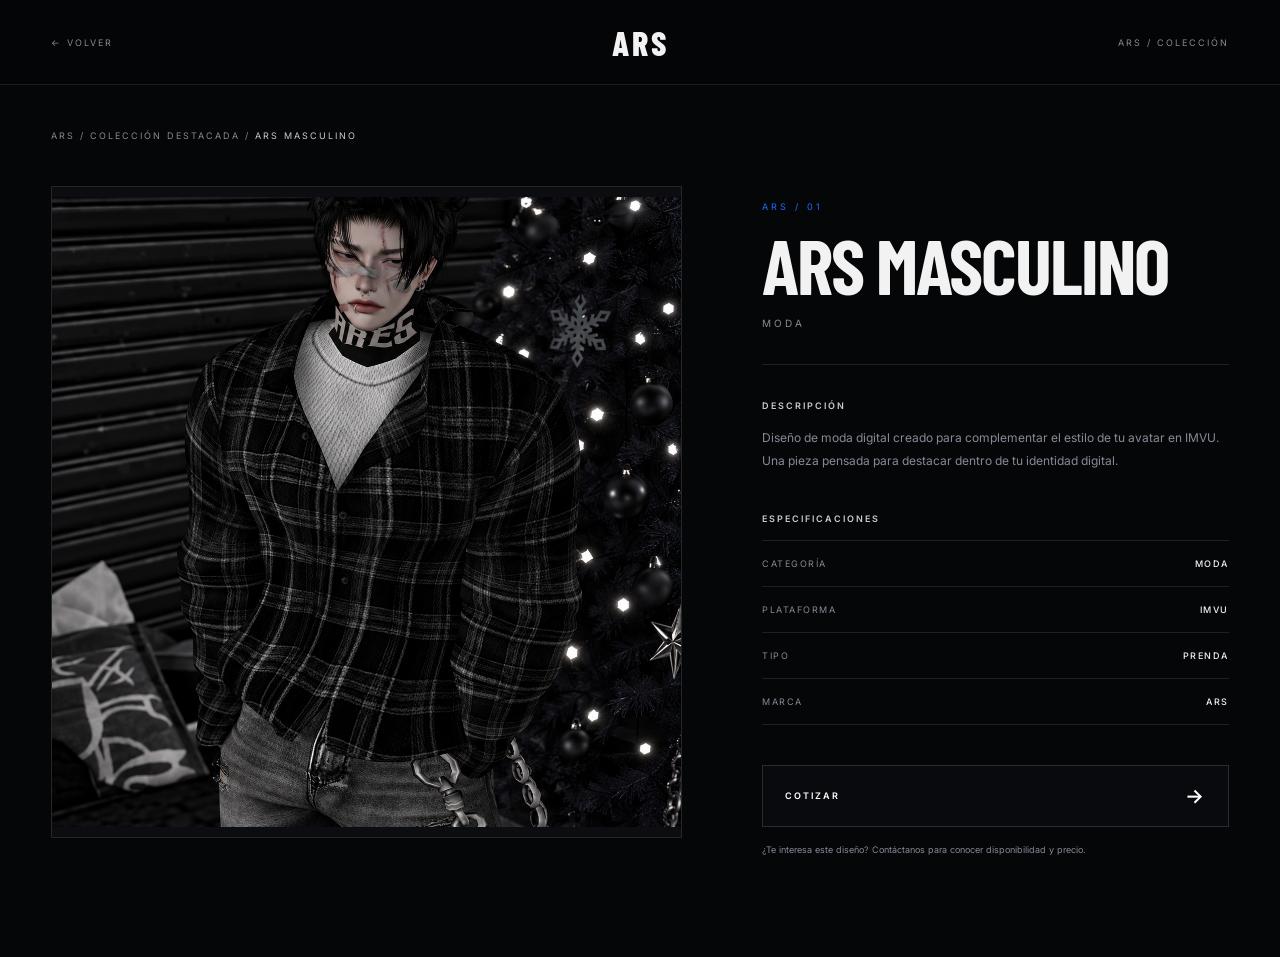
<file: coleccion.html>
<!DOCTYPE html>
<html lang="es">

<head>
    <meta charset="UTF-8">
    <meta name="viewport" content="width=device-width, initial-scale=1.0">

    <title>Colección | ARS IMVU</title>

    <link rel="preconnect" href="https://fonts.googleapis.com">
    <link rel="preconnect" href="https://fonts.gstatic.com" crossorigin>

    <link
        href="https://fonts.googleapis.com/css2?family=Barlow+Condensed:wght@400;500;600;700;800&family=Inter:wght@300;400;500;600;700&display=swap"
        rel="stylesheet"
    >

    <link rel="stylesheet" href="coleccion.css">
</head>

<body>

    

    <header class="collection-header">

        <a href="index.html" class="back-button">
            ← VOLVER
        </a>

        <a href="index.html" class="collection-logo">
            ARS
        </a>

        <span class="header-label">
            ARS / COLECCIÓN
        </span>

    </header>


    

    <main class="collection-page">

        <div class="collection-breadcrumb">
            ARS / COLECCIÓN DESTACADA /
            <span id="breadcrumb-name">COLECCIÓN</span>
        </div>


        <section class="collection-detail">

            

            <div class="collection-visual">

                <div class="image-wrapper">

                    <img
                        id="collection-image"
                        src=""
                        alt="Producto de ARS"
                    >

                    <div
                        class="image-lens"
                        id="image-lens"
                        aria-hidden="true"
                    ></div>

                    <button
                        class="zoom-button"
                        id="zoom-button"
                        type="button"
                        aria-label="Ampliar imagen"
                    >

                        <svg
                            width="22"
                            height="22"
                            viewBox="0 0 24 24"
                            fill="none"
                            stroke="currentColor"
                            stroke-width="1.6"
                        >

                            <circle cx="11" cy="11" r="7"></circle>

                            <line
                                x1="16.5"
                                y1="16.5"
                                x2="22"
                                y2="22"
                            ></line>

                            <line
                                x1="11"
                                y1="8"
                                x2="11"
                                y2="14"
                            ></line>

                            <line
                                x1="8"
                                y1="11"
                                x2="14"
                                y2="11"
                            ></line>

                        </svg>

                        <span>AMPLIAR</span>

                    </button>

                </div>

            </div>


            

            <div class="collection-information">

                <p class="collection-number">
                    ARS / 01
                </p>


                <h1 id="collection-name">
                    COLECCIÓN ARS
                </h1>


                <p
                    class="collection-category"
                    id="collection-category"
                >
                    MODA DIGITAL
                </p>


                <div class="collection-divider"></div>


                

                <div class="collection-description">

                    <h2>
                        DESCRIPCIÓN
                    </h2>

                    <p id="collection-description">

                        Diseño de moda digital creado para
                        complementar el estilo de tu avatar
                        en IMVU.

                    </p>

                </div>


                

                <div class="collection-specifications">

                    <h2>
                        ESPECIFICACIONES
                    </h2>


                    <div class="specification-list">

                        <div class="specification">

                            <span>
                                CATEGORÍA
                            </span>

                            <strong id="spec-category">
                                MODA
                            </strong>

                        </div>


                        <div class="specification">

                            <span>
                                PLATAFORMA
                            </span>

                            <strong>
                                IMVU
                            </strong>

                        </div>


                        <div class="specification">

                            <span>
                                TIPO
                            </span>

                            <strong id="spec-type">
                                PRENDA
                            </strong>

                        </div>


                        <div class="specification">

                            <span>
                                MARCA
                            </span>

                            <strong>
                                ARS
                            </strong>

                        </div>

                    </div>

                </div>


                

                <a
                    href="https://www.instagram.com/ars.shopx/"
                    target="_blank"
                    rel="noopener noreferrer"
                    class="quote-button"
                >

                    <span>
                        COTIZAR
                    </span>

                    <span>
                        →
                    </span>

                </a>


                <p class="quote-note">

                    ¿Te interesa este diseño?
                    Contáctanos para conocer disponibilidad
                    y precio.

                </p>

            </div>

        </section>

    </main>


    

    <div
        class="zoom-modal"
        id="zoom-modal"
        aria-hidden="true"
    >

        <button
            class="close-zoom"
            id="close-zoom"
            type="button"
            aria-label="Cerrar imagen"
        >
            ×
        </button>


        <div class="zoom-content">

            <img
                id="zoom-image"
                src=""
                alt="Imagen ampliada"
            >

        </div>

    </div>


    <script>

        /* =====================================
           PRODUCTOS DE LA COLECCIÓN
        ===================================== */

        const products = {

            masculino: {

                name: "ARS MASCULINO",

                category: "MODA",

                type: "PRENDA",

                image: "image%20copy%202.png",

                description:
                    "Diseño de moda digital creado para complementar el estilo de tu avatar en IMVU. Una pieza pensada para destacar dentro de tu identidad digital."

            },


            mujer: {

                name: "ARS MUJER",

                category: "MODA",

                type: "PRENDA",

                image: "image%20copy%203.png",

                description:
                    "Diseño femenino de ARS creado para aportar una estética moderna, oscura y elegante a tu avatar en IMVU."

            },


            combinables: {

                name: "ARS COMBINABLES",

                category: "ACCESORIOS",

                type: "ACCESORIO",

                image: "image%20copy%204.png",

                description:
                    "Accesorios diseñados para combinar con diferentes estilos y prendas de ARS, permitiendo crear diferentes looks para tu avatar."

            },


            novia: {

                name: "NOVIA DE ARS",

                category: "PERSONALIZADO",

                type: "DISEÑO",

                image: "image%20copy.png",

                description:
                    "Diseño especial creado para complementar una estética personalizada dentro de IMVU. Una propuesta exclusiva de ARS."

            }

        };


        /* =====================================
           IDENTIFICAR PRODUCTO
        ===================================== */

        const params =
            new URLSearchParams(window.location.search);

        const productId =
            params.get("producto") || "masculino";


        const product =
            products[productId] || products.masculino;


        /* =====================================
           MOSTRAR INFORMACIÓN
        ===================================== */

        const productImage =
            document.getElementById("collection-image");

        const zoomImage =
            document.getElementById("zoom-image");


        productImage.src = product.image;

        productImage.alt = product.name;

        zoomImage.src = product.image;

        zoomImage.alt = product.name;


        document.getElementById(
            "collection-name"
        ).textContent = product.name;


        document.getElementById(
            "breadcrumb-name"
        ).textContent = product.name;


        document.getElementById(
            "collection-category"
        ).textContent = product.category;


        document.getElementById(
            "spec-category"
        ).textContent = product.category;


        document.getElementById(
            "spec-type"
        ).textContent = product.type;


        document.getElementById(
            "collection-description"
        ).textContent = product.description;


        document.title =
            product.name + " | ARS IMVU";


        /* =====================================
           SISTEMA DE ZOOM
        ===================================== */

        const zoomButton =
            document.getElementById("zoom-button");

        const imageWrapper =
            document.querySelector(".image-wrapper");

        const collectionImage =
            document.getElementById("collection-image");

        const imageLens =
            document.getElementById("image-lens");

        const lensZoom = 2.75;

        imageLens.style.backgroundImage =
            "url(\"" + product.image + "\")";

        let touchZoomActive = false;


        function updateImageLens(event) {

            const wrapperRect =
                imageWrapper.getBoundingClientRect();

            const imageRect =
                collectionImage.getBoundingClientRect();

            const imageRatio =
                collectionImage.naturalWidth /
                collectionImage.naturalHeight;

            if (!imageRatio) {

                return;

            }

            const imageBoxRatio =
                imageRect.width / imageRect.height;

            const renderedWidth =
                imageBoxRatio > imageRatio
                    ? imageRect.height * imageRatio
                    : imageRect.width;

            const renderedHeight =
                imageBoxRatio > imageRatio
                    ? imageRect.height
                    : imageRect.width / imageRatio;

            const renderedLeft =
                imageRect.left + (imageRect.width - renderedWidth) / 2;

            const renderedTop =
                imageRect.top + (imageRect.height - renderedHeight) / 2;

            const x = event.clientX - renderedLeft;
            const y = event.clientY - renderedTop;

            if (
                x < 0 ||
                y < 0 ||
                x > renderedWidth ||
                y > renderedHeight
            ) {

                return;

            }

            const lensX = event.clientX - wrapperRect.left;
            const lensY = event.clientY - wrapperRect.top;
            const lensRadius = imageLens.offsetWidth / 2;

            imageLens.style.left = lensX + "px";
            imageLens.style.top = lensY + "px";
            imageLens.style.backgroundSize =
                renderedWidth * lensZoom + "px " +
                renderedHeight * lensZoom + "px";
            imageLens.style.backgroundPosition =
                (lensRadius - x * lensZoom) + "px " +
                (lensRadius - y * lensZoom) + "px";

            imageLens.classList.add("active");

        }


        function hideImageLens() {

            if (!touchZoomActive) {

                imageLens.classList.remove("active");

            }

        }


        imageWrapper.addEventListener(
            "pointermove",
            updateImageLens
        );


        imageWrapper.addEventListener(
            "pointerenter",
            (event) => {

                if (event.pointerType !== "touch") {

                    updateImageLens(event);

                }

            }
        );


        imageWrapper.addEventListener(
            "pointerleave",
            hideImageLens
        );


        imageWrapper.addEventListener(
            "pointerdown",
            (event) => {

                if (event.pointerType === "touch") {

                    touchZoomActive = true;

                    imageWrapper.setPointerCapture(event.pointerId);

                    updateImageLens(event);

                }

            }
        );


        imageWrapper.addEventListener(
            "pointerup",
            (event) => {

                if (event.pointerType === "touch") {

                    touchZoomActive = false;

                    imageWrapper.releasePointerCapture(event.pointerId);

                    imageLens.classList.remove("active");

                }

            }
        );

        const zoomModal =
            document.getElementById("zoom-modal");

        const closeZoom =
            document.getElementById("close-zoom");


        zoomButton.addEventListener(
            "click",
            () => {

                zoomModal.classList.add("active");

                zoomModal.setAttribute(
                    "aria-hidden",
                    "false"
                );

                document.body.classList.add(
                    "no-scroll"
                );

            }
        );


        closeZoom.addEventListener(
            "click",
            closeZoomModal
        );


        zoomModal.addEventListener(
            "click",
            (event) => {

                if (event.target === zoomModal) {

                    closeZoomModal();

                }

            }
        );


        document.addEventListener(
            "keydown",
            (event) => {

                if (event.key === "Escape") {

                    closeZoomModal();

                }

            }
        );


        function closeZoomModal() {

            zoomModal.classList.remove("active");

            zoomModal.setAttribute(
                "aria-hidden",
                "true"
            );

            document.body.classList.remove(
                "no-scroll"
            );

        }

    </script>

</body>

</html>
</file>
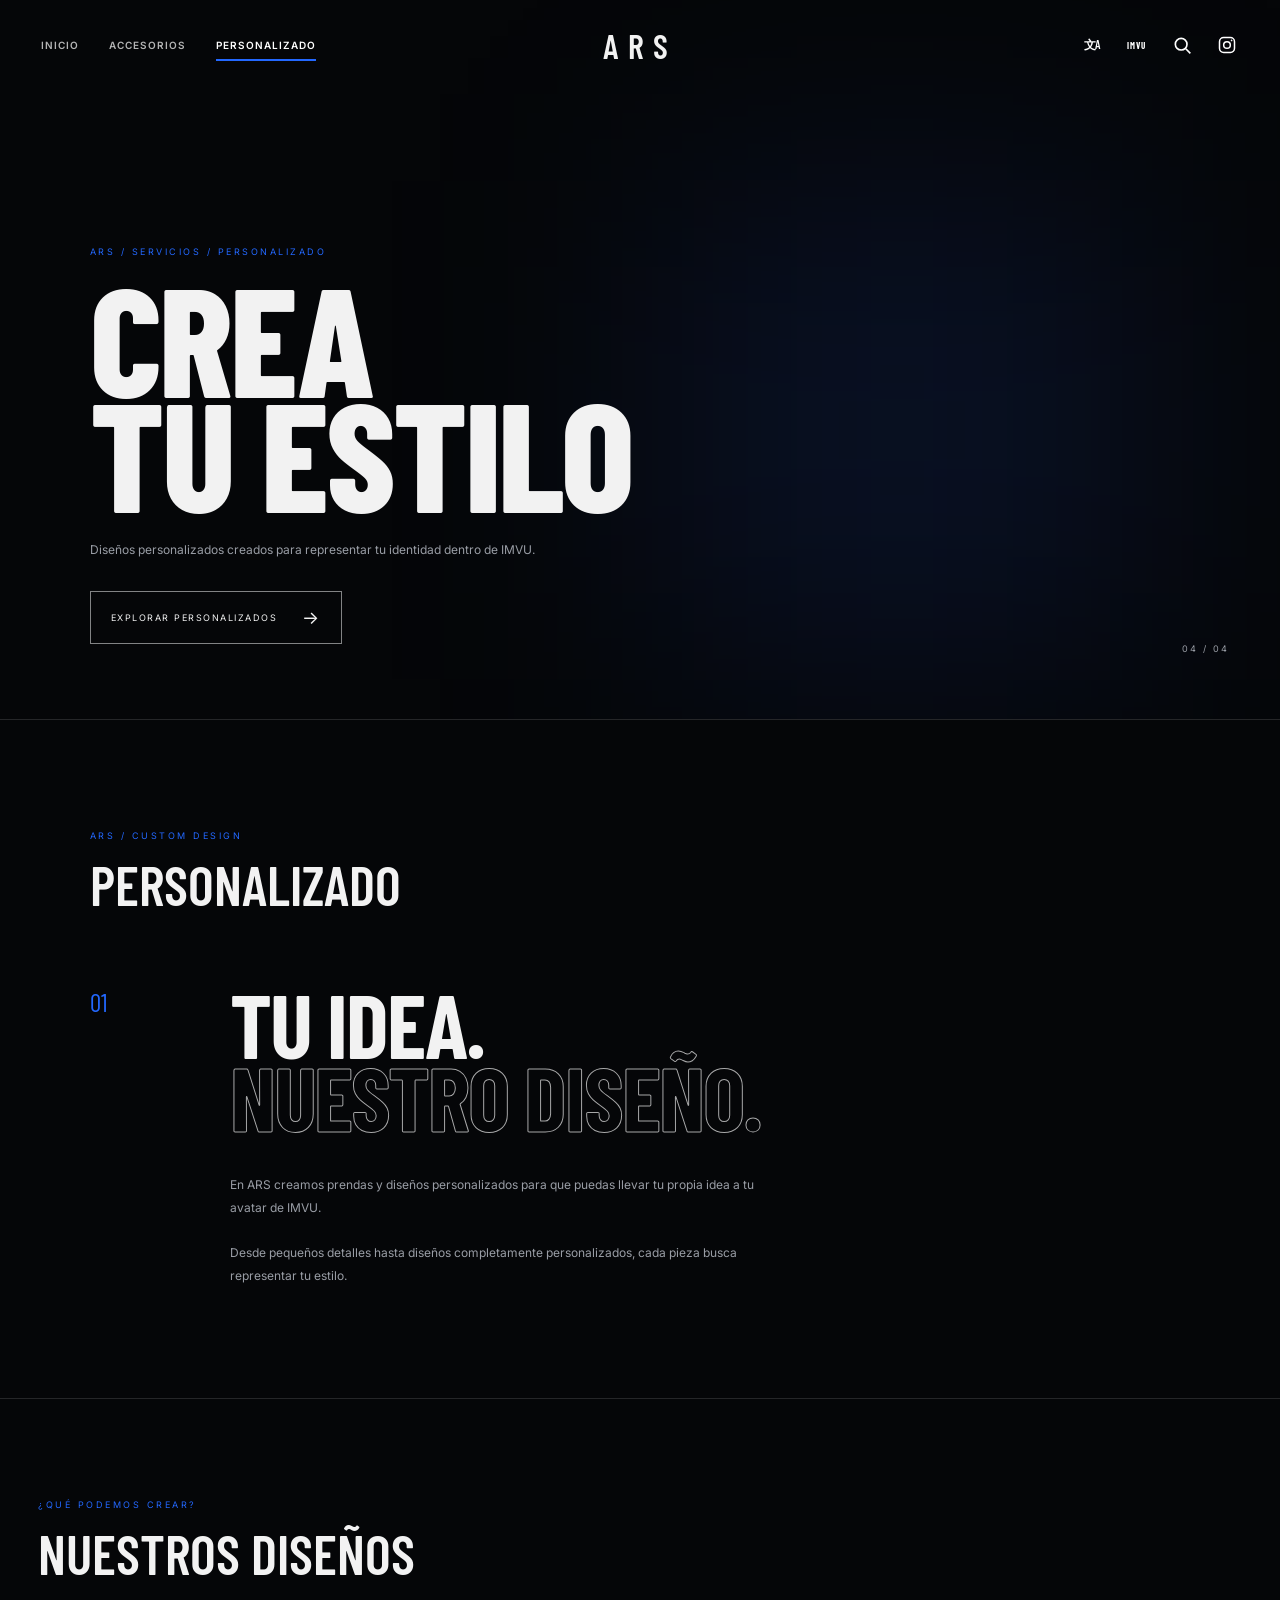
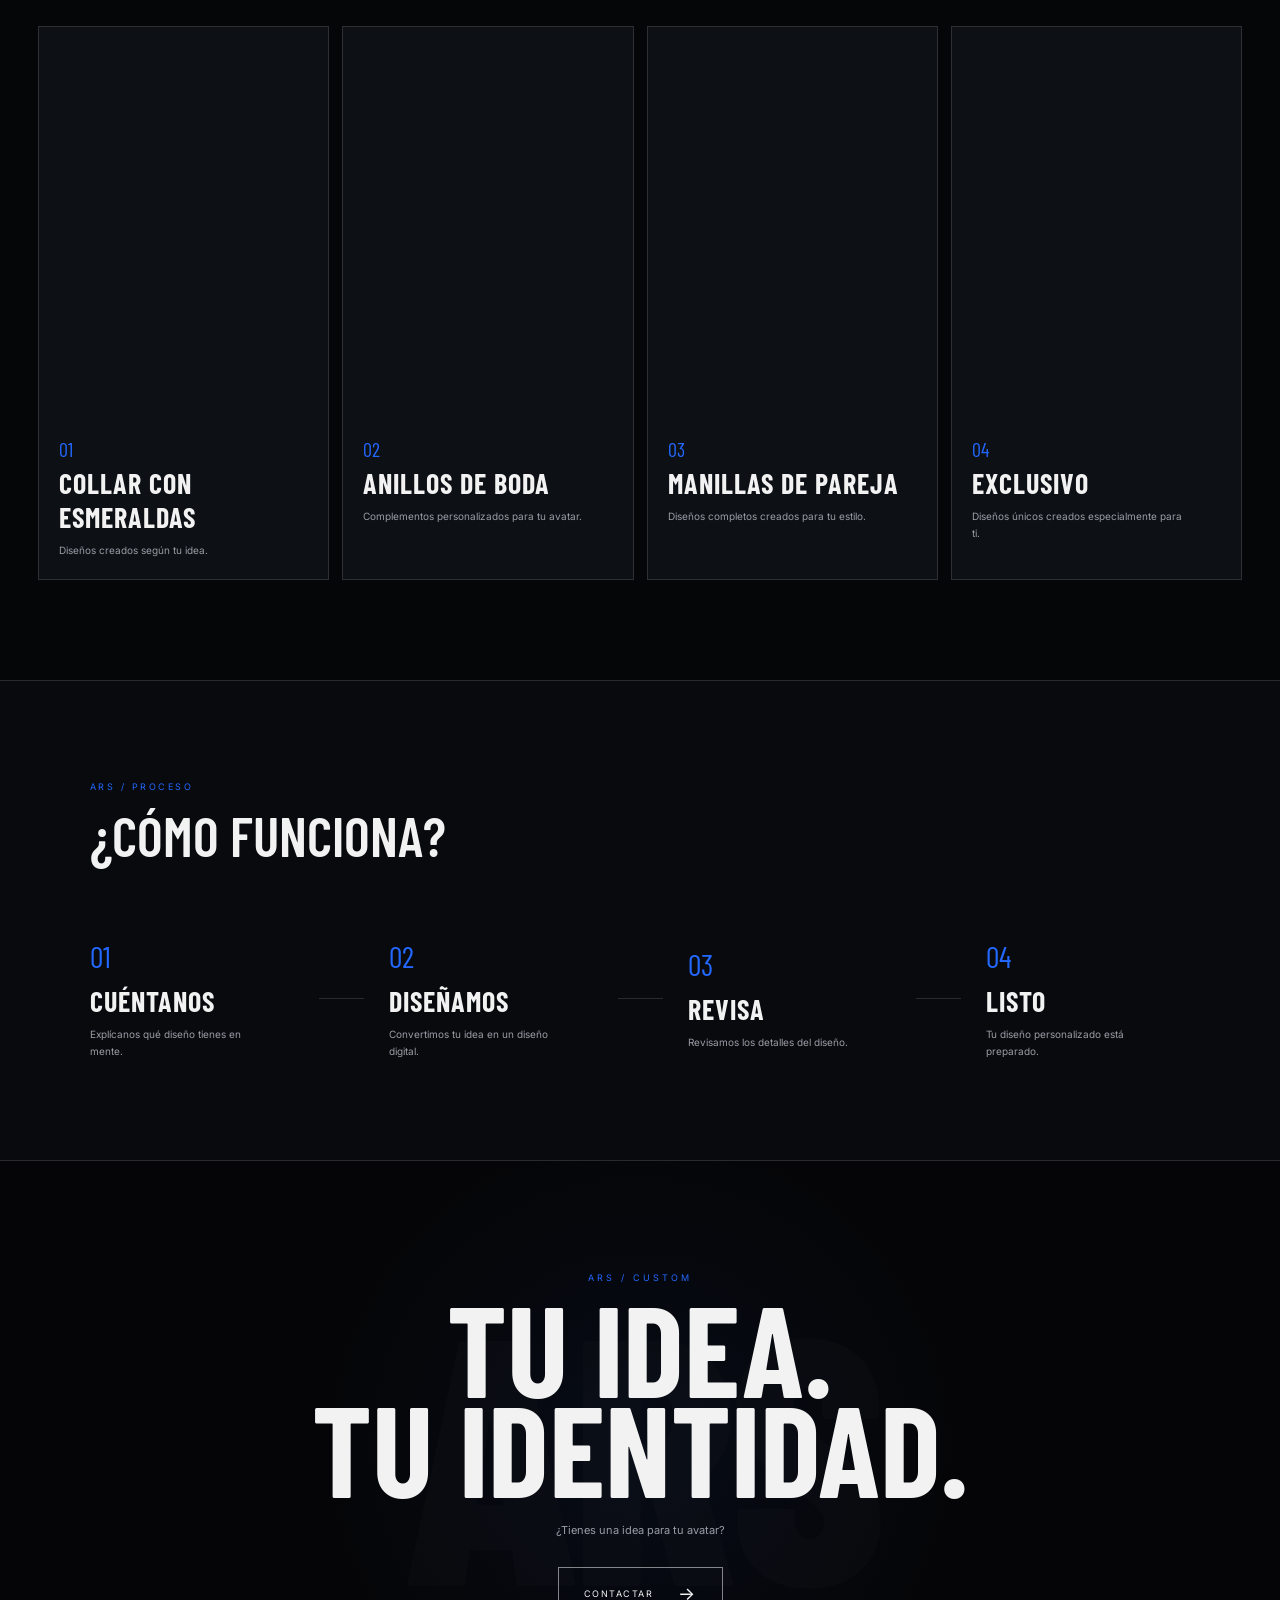
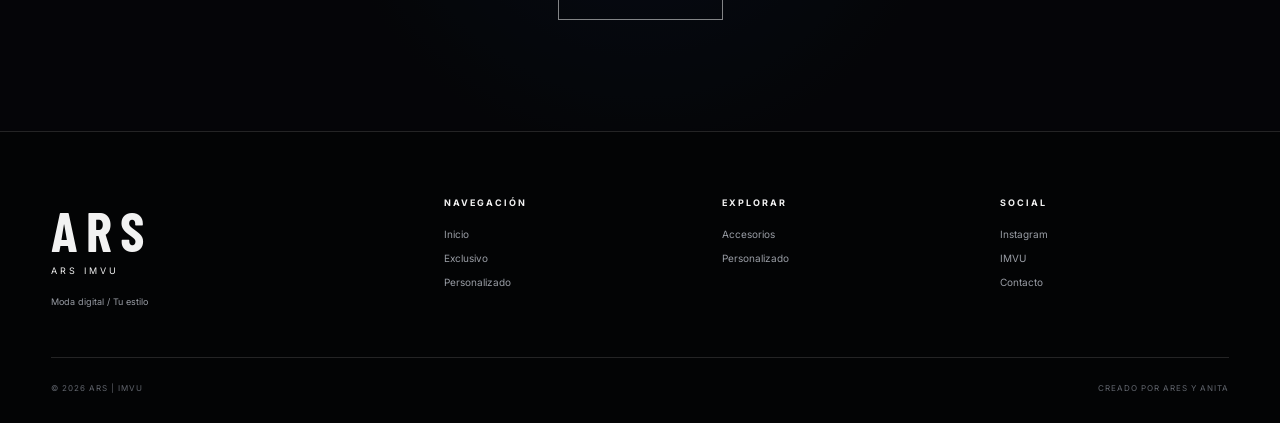
<file: personalizado.html>
<!DOCTYPE html>
<html lang="es">

<head>

    <meta charset="UTF-8">

    <meta
        name="viewport"
        content="width=device-width, initial-scale=1.0"
    >

    <title>Personalizado | ARS IMVU</title>


    

    <link rel="preconnect" href="https://fonts.googleapis.com">

    <link
        rel="preconnect"
        href="https://fonts.gstatic.com"
        crossorigin
    >

    <link
        href="https://fonts.googleapis.com/css2?family=Barlow+Condensed:wght@400;500;600;700;800&family=Inter:wght@300;400;500;600;700&display=swap"
        rel="stylesheet"
    >


    

    <link
        rel="stylesheet"
        href="personalizado.css"
    >

</head>


<body>




<header class="header">


    <nav class="nav-left">

        <a href="./index.html">
            INICIO
        </a>

        
        <a href="./accesorios.html">
            ACCESORIOS
        </a>

        <a href="./personalizado.html" class="active">
            PERSONALIZADO
        </a>

    </nav>


    

    <a
        href="./index.html"
        class="logo"
    >
        ARS
    </a>


    

    <div class="nav-right">

        <button
            class="icon-button language-toggle"
            type="button"
            aria-label="Cambiar idioma"
            title="English / Español"
        >
            <span class="language-icon">文A</span>
        </button>

        <a href="https://go.imvu.com/av/xARESx1/" target="_blank" rel="noopener noreferrer" class="icon-button service-icon" aria-label="IMVU" title="IMVU">
            <span class="service-label">IMVU</span>
        </a>

        

        <button
            class="icon-button"
            aria-label="Buscar"
        >

            <svg
                width="20"
                height="20"
                viewBox="0 0 24 24"
                fill="none"
                stroke="currentColor"
                stroke-width="2"
            >

                <circle
                    cx="11"
                    cy="11"
                    r="7"
                ></circle>

                <line
                    x1="16.5"
                    y1="16.5"
                    x2="22"
                    y2="22"
                ></line>

            </svg>

        </button>


        

        <a
            href="https://www.instagram.com/ars.shopx?stkn=NG5sNDVpODVyOTZt"
            target="_blank"
            rel="noopener noreferrer"
            class="icon-button"
            aria-label="Instagram"
        >

            <svg
                width="20"
                height="20"
                viewBox="0 0 24 24"
                fill="none"
                stroke="currentColor"
                stroke-width="1.8"
            >

                <rect
                    x="3"
                    y="3"
                    width="18"
                    height="18"
                    rx="5"
                ></rect>

                <circle
                    cx="12"
                    cy="12"
                    r="4"
                ></circle>

                <circle
                    cx="17.5"
                    cy="6.5"
                    r="1"
                    fill="currentColor"
                    stroke="none"
                ></circle>

            </svg>

        </a>


        

        <button
            class="icon-button mobile-menu"
            aria-label="Menú"
        >

            <span></span>
            <span></span>
            <span></span>

        </button>

    </div>

</header>





<section class="custom-hero">


    <div class="hero-background">

        <video
            src="WhatsApp Video 2026-09-07 at 9.23.12 PM.mp4"
            autoplay
            muted
            loop
            playsinline
            aria-label="Diseño personalizado ARS"
        ></video>

    </div>


    <div class="hero-overlay"></div>


    <div class="hero-content">


        <p class="breadcrumb">
            ARS / SERVICIOS / PERSONALIZADO
        </p>


        <h1>

            CREA
            <br>
            TU ESTILO

        </h1>


        <p class="hero-description">

            Diseños personalizados creados para
            representar tu identidad dentro de IMVU.

        </p>


        <a
            href="#custom"
            class="main-button"
        >

            EXPLORAR PERSONALIZADOS

            <span>→</span>

        </a>

    </div>


    <div class="hero-index">
        04 / 04
    </div>

</section>





<section
    class="custom-intro"
    id="custom"
>


    <div class="intro-header">

        <p class="section-kicker">
            ARS / CUSTOM DESIGN
        </p>

        <h2>
            PERSONALIZADO
        </h2>

    </div>


    <div class="intro-content">


        <div class="intro-number">
            01
        </div>


        <div class="intro-text">

            <h3>
                TU IDEA.
                <span>NUESTRO DISEÑO.</span>
            </h3>


            <p>

                En ARS creamos prendas y diseños
                personalizados para que puedas llevar
                tu propia idea a tu avatar de IMVU.

                <br><br>

                Desde pequeños detalles hasta diseños
                completamente personalizados, cada
                pieza busca representar tu estilo.

            </p>

        </div>

    </div>

</section>





<section class="services">


    <div class="services-header">

        <p class="section-kicker">
            ¿QUÉ PODEMOS CREAR?
        </p>

        <h2>
            NUESTROS DISEÑOS
        </h2>

    </div>



    <div class="services-grid">


        

        <article class="service-card">


            <div class="service-image">

                <video
                    src="WhatsApp Video 2026-09-07 at 8.34.11 PM.mp4"
                    autoplay
                    muted
                    loop
                    playsinline
                    aria-label="Diseño personalizado"
                ></video>

            </div>


            <div class="service-info">

                <span>
                    01
                </span>

                <h3>
                    COLLAR CON ESMERALDAS
                </h3>

                <p>
                    Diseños creados
                    según tu idea.
                </p>

            </div>

        </article>



        

        <article class="service-card">


            <div class="service-image">

                <video
                    src="WhatsApp Video 2026-09-07 at 9.05.54 PM.mp4"
                    autoplay
                    muted
                    loop
                    playsinline
                    aria-label="Accesorios personalizados"
                ></video>

            </div>


            <div class="service-info">

                <span>
                    02
                </span>

                <h3>
                    ANILLOS DE BODA
                </h3>

                <p>
                    Complementos personalizados
                    para tu avatar.
                </p>

            </div>

        </article>



        

        <article class="service-card">


            <div class="service-image">

                <video
                    src="WhatsApp Video 2026-09-07 at 8.34.11 PM.mp4"
                    autoplay
                    muted
                    loop
                    playsinline
                    aria-label="Outfit personalizado"
                ></video>

            </div>


            <div class="service-info">

                <span>
                    03
                </span>

                <h3>
                    MANILLAS DE PAREJA
                </h3>

                <p>
                    Diseños completos creados
                    para tu estilo.
                </p>

            </div>

        </article>



        

        <article class="service-card">


            <div class="service-image">

                <video
                    src="WhatsApp Video 2026-09-07 at 9.05.54 PM.mp4"
                    autoplay
                    muted
                    loop
                    playsinline
                    aria-label="Diseño exclusivo"
                ></video>

            </div>


            <div class="service-info">

                <span>
                    04
                </span>

                <h3>
                    EXCLUSIVO
                </h3>

                <p>
                    Diseños únicos creados
                    especialmente para ti.
                </p>

            </div>

        </article>


    </div>

</section>





<section class="process">


    <div class="process-header">

        <p class="section-kicker">
            ARS / PROCESO
        </p>

        <h2>
            ¿CÓMO FUNCIONA?
        </h2>

    </div>



    <div class="process-grid">


        <div class="process-item">

            <span>
                01
            </span>

            <h3>
                CUÉNTANOS
            </h3>

            <p>
                Explícanos qué diseño
                tienes en mente.
            </p>

        </div>


        <div class="process-line"></div>


        <div class="process-item">

            <span>
                02
            </span>

            <h3>
                DISEÑAMOS
            </h3>

            <p>
                Convertimos tu idea
                en un diseño digital.
            </p>

        </div>


        <div class="process-line"></div>


        <div class="process-item">

            <span>
                03
            </span>

            <h3>
                REVISA
            </h3>

            <p>
                Revisamos los detalles
                del diseño.
            </p>

        </div>


        <div class="process-line"></div>


        <div class="process-item">

            <span>
                04
            </span>

            <h3>
                LISTO
            </h3>

            <p>
                Tu diseño personalizado
                está preparado.
            </p>

        </div>

    </div>

</section>





<section class="custom-cta">


    <video
        class="cta-video"
        src="WhatsApp Video 2026-09-07 at 8.01.28 PM.mp4"
        autoplay
        muted
        loop
        playsinline
        aria-label="Diseño personalizado ARS"
    ></video>


    <div class="cta-overlay"></div>


    <div class="cta-content">


        <p>
            ARS / CUSTOM
        </p>


        <h2>

            TU IDEA.
            <br>
            TU IDENTIDAD.

        </h2>


        <span>
            ¿Tienes una idea para tu avatar?
        </span>


        <a
            href="https://www.instagram.com/ars.shopx?stkn=NG5sNDVpODVyOTZt"
            target="_blank"
            rel="noopener noreferrer"
            class="cta-button"
        >

            CONTACTAR

            <span>→</span>

        </a>

    </div>

</section>





<footer>


    <div class="footer-main">


        

        <div class="footer-brand">

            <div class="footer-logo">
                ARS
            </div>

            <p>
                ARS IMVU
            </p>

            <span>
                Moda digital / Tu estilo
            </span>

        </div>


        

        <div class="footer-column">

            <h4>
                NAVEGACIÓN
            </h4>

            <a href="./index.html#">
                Inicio
            </a>

            <a href="./index.html#shop">
                Exclusivo
            </a>

            <a href="./personalizado.html">
                Personalizado
            </a>

        </div>


        

        <div class="footer-column">

            <h4>
                EXPLORAR
            </h4>

            <a href="./accesorios.html">
                Accesorios
            </a>

            <a href="./personalizado.html">
                Personalizado
            </a>

        </div>


        

        <div class="footer-column">

            <h4>
                SOCIAL
            </h4>

            <a href="https://www.instagram.com/ars.shopx?stkn=NG5sNDVpODVyOTZt" target="_blank" rel="noopener noreferrer">
                Instagram
            </a>

            <a href="https://go.imvu.com/av/xARESx1/" target="_blank" rel="noopener noreferrer">
                IMVU
            </a>

            <a href="https://www.instagram.com/ars.shopx?stkn=NG5sNDVpODVyOTZt" target="_blank" rel="noopener noreferrer">
                Contacto
            </a>

        </div>


    </div>


    <div class="footer-bottom">

        <span>
            © 2026 ARS | IMVU
        </span>

        <span>
            CREADO POR ARES Y ANITA
        </span>

    </div>

</footer>


<script src="idioma.js"></script>

</body>

</html>
</file>
<file: style.css>
:root {

    --black: #050608;
    --black-soft: #080a0e;

    --dark: #0d1015;
    --dark-light: #14171d;

    --white: #f2f2f2;
    --gray: #999da5;
    --gray-dark: #62666e;

    --silver: #c8ccd2;

    --blue: #2368ff;
    --blue-dark: #0d2c72;

    --border: rgba(255, 255, 255, 0.13);

}


* {
    margin: 0;
    padding: 0;
    box-sizing: border-box;
}


html {
    scroll-behavior: smooth;
}


body {

    background: var(--black);

    color: var(--white);

    font-family: "Inter", sans-serif;

    overflow-x: hidden;

}


a {
    color: inherit;

    text-decoration: none;
}


button {
    font-family: inherit;
}


.header {

    position: absolute;

    top: 0;
    left: 0;

    width: 100%;

    height: 90px;

    padding: 0 3.2%;

    z-index: 100;

    display: flex;

    align-items: center;

    justify-content: space-between;

}


.nav-left {

    display: flex;

    align-items: center;

    gap: 35px;

}


.nav-left a {

    position: relative;

    font-size: 11px;

    font-weight: 600;

    letter-spacing: 1px;

    color: rgba(255,255,255,.72);

    transition: .3s;

}


.nav-left a:hover {

    color: white;

}


.nav-left a.active {

    color: white;

}


.nav-left a.active::after {

    content: "";

    position: absolute;

    left: 0;

    bottom: -10px;

    width: 100%;

    height: 2px;

    background: var(--blue);

}


.logo {

    position: absolute;

    left: 50%;

    transform: translateX(-50%);

    font-family: "Barlow Condensed", sans-serif;

    font-size: 34px;

    font-weight: 600;

    letter-spacing: 9px;

    color: white;

}


.nav-right {

    display: flex;

    align-items: center;

    gap: 20px;

}


.icon-button {

    width: 25px;

    height: 25px;

    border: none;

    background: transparent;

    color: white;

    display: flex;

    align-items: center;

    justify-content: center;

    cursor: pointer;

    transition: .3s;

}


.icon-button:hover {

    color: var(--blue);

    transform: translateY(-2px);

}


.mobile-menu {

    display: none;

    flex-direction: column;

    gap: 4px;

}


.mobile-menu span {

    width: 19px;

    height: 1px;

    background: currentColor;

}


.language-icon {

    font-family: "Barlow Condensed", sans-serif;

    font-size: 12px;

    font-weight: 600;

    letter-spacing: -1px;

}


.service-icon {

    font-size: 9px;

    letter-spacing: 1px;

}


.service-label {

    font-family: "Barlow Condensed", sans-serif;

    font-weight: 700;

}


.hero {

    position: relative;

    min-height: 850px;

    display: flex;

    align-items: center;

    overflow: hidden;

    background: #060709;

}

.hero-image {

    position: absolute;

    right: 0;
    top: 0;

    width: 65%;

    height: 100%;

    object-fit: cover;

    object-position: center;

    filter: grayscale(15%) contrast(110%);

}

.hero-overlay {

    position: absolute;

    inset: 0;

    background:

        linear-gradient(
            90deg,
            #060709 5%,
            rgba(6,7,9,.95) 27%,
            rgba(6,7,9,.52) 57%,
            rgba(6,7,9,.15) 100%
        );

}

.hero::after {

    content: "";

    position: absolute;

    width: 500px;

    height: 500px;

    right: 10%;

    top: 20%;

    background: rgba(25, 78, 190, .14);

    filter: blur(130px);

    pointer-events: none;

}

.hero-content {

    position: relative;

    z-index: 5;

    width: 55%;

    padding-left: 7%;

}


.eyebrow {

    display: flex;

    align-items: center;

    gap: 14px;

    margin-bottom: 24px;

    font-size: 10px;

    letter-spacing: 2px;

    color: var(--silver);

}


.eyebrow::before {

    content: "";

    width: 35px;

    height: 1px;

    background: var(--blue);

}

.hero-title {

    font-family: "Barlow Condensed", sans-serif;

    font-size: clamp(80px, 9vw, 150px);

    font-weight: 800;

    line-height: .78;

    letter-spacing: -4px;

    text-transform: uppercase;

}


.hero-title span {

    display: block;

    color: white;

}


.hero-description {

    max-width: 410px;

    margin-top: 35px;

    font-size: 12px;

    line-height: 1.8;

    color: var(--gray);

}


.main-button {

    display: inline-flex;

    align-items: center;

    gap: 28px;

    margin-top: 32px;

    padding: 15px 20px;

    border: 1px solid rgba(255,255,255,.5);

    font-size: 9px;

    font-weight: 600;

    letter-spacing: 1.5px;

    transition: .35s;

}


.main-button span {

    font-size: 18px;

    transition: .35s;

}


.main-button:hover {

    background: var(--blue);

    border-color: var(--blue);

    box-shadow: 0 0 30px rgba(35,104,255,.3);

}


.main-button:hover span {

    transform: translateX(5px);

}


.hero-number {

    position: absolute;

    z-index: 5;

    right: 4%;

    bottom: 40px;

    font-size: 9px;

    letter-spacing: 2px;

    color: rgba(255,255,255,.6);

}


.hero-line {

    position: absolute;

    right: 3%;

    bottom: 62px;

    width: 100px;

    height: 1px;

    background: rgba(255,255,255,.25);

}


.brand-info {

    display: grid;

    grid-template-columns: repeat(3, 1fr);

    background: var(--black-soft);

    border-top: 1px solid var(--border);

    border-bottom: 1px solid var(--border);

}


.brand-item {

    display: flex;

    align-items: center;

    gap: 20px;

    padding: 28px 35px;

    border-right: 1px solid var(--border);

}


.brand-item:last-child {

    border-right: none;

}


.brand-number {

    font-family: "Barlow Condensed", sans-serif;

    font-size: 25px;

    color: var(--blue);

}


.brand-item h3 {

    font-size: 10px;

    letter-spacing: 1.5px;

    margin-bottom: 6px;

}


.brand-item p {

    font-size: 9px;

    color: var(--gray);

}


.section {

    padding: 95px 3%;

}


.section-header {

    display: flex;

    justify-content: space-between;

    align-items: flex-end;

    margin-bottom: 35px;

}


.section-kicker {

    font-size: 9px;

    letter-spacing: 2px;

    color: var(--gray);

}


.section-header h2 {

    margin-top: 8px;

    font-family: "Barlow Condensed", sans-serif;

    font-size: 45px;

    font-weight: 600;

    text-transform: uppercase;

    letter-spacing: 1px;

}


.view-all {

    display: flex;

    align-items: center;

    gap: 15px;

    font-size: 9px;

    letter-spacing: 1.5px;

    transition: .3s;

}


.view-all span {

    font-size: 18px;

    transition: .3s;

}


.view-all:hover {

    color: var(--blue);

}


.view-all:hover span {

    transform: translateX(5px);

}


.products {

    display: grid;

    grid-template-columns: repeat(4, 1fr);

    gap: 13px;

}


.product-card {

    display: block;

    background: var(--dark);

    border: 1px solid var(--border);

    color: inherit;

    text-decoration: none;

    transition: .4s;

}


.product-card:hover {

    border-color: rgba(35,104,255,.65);

    transform: translateY(-5px);

}


.product-image {

    position: relative;

    height: 430px;

    overflow: hidden;

    background: #111;

}


.product-image img {

    width: 100%;

    height: 100%;

    object-fit: cover;

    transition: .6s;

    filter: grayscale(15%);

}


.product-card:hover img {

    transform: scale(1.05);

    filter: grayscale(0%);

}


.product-tag {

    position: absolute;

    top: 12px;

    right: 12px;

    padding: 6px 9px;

    background: rgba(0,0,0,.75);

    border: 1px solid rgba(255,255,255,.25);

    font-size: 8px;

    letter-spacing: 1px;

}


.product-info {

    display: flex;

    align-items: flex-end;

    justify-content: space-between;

    padding: 18px;

}


.product-info h3 {

    font-family: "Barlow Condensed", sans-serif;

    font-size: 21px;

    letter-spacing: .8px;

}


.product-info p {

    margin-top: 5px;

    font-size: 8px;

    letter-spacing: 1.5px;

    color: var(--gray);

}


.product-info > a {

    font-size: 8px;

    letter-spacing: 1px;

    color: var(--gray);

    transition: .3s;

}


.product-info > a:hover {

    color: var(--blue);

}

.editorial {

    position: relative;

    min-height: 620px;

    margin: 0 3% 95px;

    overflow: hidden;

    border: 1px solid var(--border);

}


.editorial > img {

    position: absolute;

    width: 100%;

    height: 100%;

    object-fit: cover;

    object-position: center;

}


.editorial-overlay {

    position: absolute;

    inset: 0;

    background:

        linear-gradient(
            90deg,
            rgba(0,0,0,.95) 0%,
            rgba(0,0,0,.72) 40%,
            rgba(0,0,0,.15) 100%
        );

}


.editorial-content {

    position: relative;

    z-index: 2;

    min-height: 620px;

    width: 55%;

    padding: 70px;

    display: flex;

    justify-content: center;

    flex-direction: column;

}


.editorial-content > p {

    font-size: 9px;

    letter-spacing: 3px;

    color: var(--blue);

}


.editorial-content h2 {

    margin-top: 15px;

    font-family: "Barlow Condensed", sans-serif;

    font-size: clamp(70px, 8vw, 125px);

    line-height: .8;

    letter-spacing: -2px;

}


.editorial-content > span {

    margin-top: 25px;

    font-size: 11px;

    color: var(--gray);

}


.outline-button {

    width: fit-content;

    display: flex;

    align-items: center;

    gap: 25px;

    margin-top: 30px;

    padding: 14px 20px;

    border: 1px solid rgba(255,255,255,.5);

    font-size: 9px;

    letter-spacing: 1.5px;

    transition: .3s;

}


.outline-button span {

    font-size: 17px;

}


.outline-button:hover {

    background: white;

    color: black;

}


.category-grid {

    display: grid;

    grid-template-columns: repeat(4, 1fr);

    gap: 12px;

}


.category-card {

    position: relative;

    height: 350px;

    overflow: hidden;

    border: 1px solid var(--border);

}


.category-card img,
.category-card video {

    width: 100%;

    height: 100%;

    object-fit: cover;

    filter: brightness(.5) grayscale(20%);

    transition: .6s;

}


.category-card:hover img,
.category-card:hover video {

    transform: scale(1.06);

    filter: brightness(.7) grayscale(0);

}


.category-overlay {

    position: absolute;

    inset: 0;

    background:

        linear-gradient(
            to top,
            rgba(0,0,0,.85),
            transparent 65%
        );

}


.category-content {

    position: absolute;

    left: 25px;

    bottom: 25px;

}


.category-content span {

    display: block;

    margin-bottom: 6px;

    color: var(--blue);

    font-size: 9px;

    letter-spacing: 2px;

}


.category-content h3 {

    font-family: "Barlow Condensed", sans-serif;

    font-size: 34px;

    letter-spacing: 1px;

}


.about {

    padding: 130px 5%;

    border-top: 1px solid var(--border);

    border-bottom: 1px solid var(--border);

    background:

        radial-gradient(
            circle at 80% 50%,
            rgba(20,60,150,.12),
            transparent 35%
        ),

        #060709;

}


.about-inner {

    max-width: 900px;

}


.about h2 {

    margin-top: 15px;

    font-family: "Barlow Condensed", sans-serif;

    font-size: clamp(70px, 10vw, 150px);

    line-height: .8;

    letter-spacing: -3px;

}


.about h2 span {

    display: block;

    color: transparent;

    -webkit-text-stroke: 1px rgba(255,255,255,.7);

}


.about-text {

    max-width: 500px;

    margin-top: 35px;

    font-size: 12px;

    line-height: 1.9;

    color: var(--gray);

}


.text-link {

    display: inline-flex;

    align-items: center;

    gap: 20px;

    margin-top: 30px;

    font-size: 9px;

    letter-spacing: 1.5px;

    transition: .3s;

}


.text-link span {

    font-size: 18px;

}


.text-link:hover {

    color: var(--blue);

}

footer {

    padding: 65px 4% 30px;

    background: #030405;

}


.footer-main {

    display: grid;

    grid-template-columns: 1.5fr 1fr 1fr 1fr;

    gap: 50px;

    padding-bottom: 50px;

    border-bottom: 1px solid var(--border);

}



.footer-logo {

    font-family: "Barlow Condensed", sans-serif;

    font-size: 55px;

    font-weight: 700;

    letter-spacing: 8px;

}


.footer-brand p {

    margin-top: 2px;

    font-size: 9px;

    letter-spacing: 3px;

}


.footer-brand span {

    display: block;

    margin-top: 20px;

    color: var(--gray);

    font-size: 9px;

}

.footer-column h4 {

    margin-bottom: 20px;

    font-size: 9px;

    letter-spacing: 2px;

}


.footer-column a {

    display: block;

    margin-bottom: 12px;

    color: var(--gray);

    font-size: 10px;

    transition: .3s;

}


.footer-column a:hover {

    color: var(--blue);

}


.footer-bottom {

    display: flex;

    justify-content: space-between;

    padding-top: 25px;

    color: var(--gray-dark);

    font-size: 8px;

    letter-spacing: 1px;

}

@media (max-width: 1000px) {


    .nav-left {

        gap: 20px;

    }


    .hero-content {

        width: 65%;

    }


    .products {

        grid-template-columns: repeat(2, 1fr);

    }


    .category-grid {

        grid-template-columns: repeat(2, 1fr);

    }


    .footer-main {

        grid-template-columns: repeat(2, 1fr);

    }

}


@media (max-width: 650px) {


    .header {

        height: 70px;

        padding: 0 5%;

    }


    .nav-left {

        display: none;

    }


    .logo {

        font-size: 26px;

        letter-spacing: 5px;

    }


    .nav-right {

        gap: 8px;

    }


    .nav-right .icon-button {

        width: 22px;
        height: 22px;

    }


    .nav-right .service-icon {

        font-size: 8px;

    }


    .mobile-menu {

        display: flex;

    }


    .header.menu-open .nav-left {

        position: absolute;

        top: 70px;
        left: 5%;
        right: 5%;

        display: flex;
        flex-direction: column;
        align-items: stretch;
        gap: 0;

        padding: 12px 18px;

        background: rgba(8,10,14,.97);
        border: 1px solid var(--border);

    }


    .header.menu-open .nav-left a {

        padding: 13px 0;

    }


    .header.menu-open .nav-left a.active::after {

        bottom: 5px;

    }


    .hero {

        min-height: 720px;

    }


    .hero-image {

        width: 100%;

        opacity: .55;

    }


    .hero-overlay {

        background:

            linear-gradient(
                90deg,
                rgba(5,6,8,.96),
                rgba(5,6,8,.45)
            );

    }


    .hero-content {

        width: 90%;

        padding-left: 7%;

    }


    .hero-title {

        font-size: 75px;

        letter-spacing: -2px;

    }


    .hero-description {

        max-width: 300px;

    }


    .hero-number,
    .hero-line {

        display: none;

    }


    .brand-info {

        grid-template-columns: 1fr;

    }


    .brand-item {

        border-right: none;

        border-bottom: 1px solid var(--border);

    }


    .brand-item:last-child {

        border-bottom: none;

    }


   
    .section {

        padding: 70px 5%;

    }


    .section-header {

        align-items: flex-start;

        flex-direction: column;

        gap: 15px;

    }


    .section-header h2 {

        font-size: 38px;

    }


    

    .products {

        grid-template-columns: 1fr 1fr;

        gap: 8px;

    }


    .product-image {

        height: 270px;

    }


    .product-info {

        padding: 13px;

    }


    .product-info h3 {

        font-size: 17px;

    }


    .product-info > a {

        display: none;

    }



    .editorial {

        min-height: 550px;

        margin: 0 5% 70px;

    }


    .editorial-content {

        width: 100%;

        min-height: 550px;

        padding: 35px;

    }


    .editorial-content h2 {

        font-size: 75px;

    }


    .category-grid {

        grid-template-columns: 1fr 1fr;

        gap: 8px;

    }


    .category-card {

        height: 250px;

    }


    .category-content {

        left: 15px;

        bottom: 15px;

    }


    .category-content h3 {

        font-size: 26px;

    }


    .about {

        padding: 90px 7%;

    }


    .about h2 {

        font-size: 80px;

    }


    footer {

        padding: 55px 7% 25px;

    }


    .footer-main {

        grid-template-columns: 1fr 1fr;

        gap: 40px 20px;

    }


    .footer-brand {

        grid-column: 1 / -1;

    }


    .footer-bottom {

        flex-direction: column;

        gap: 10px;

    }

}


@media (max-width: 420px) {

    .hero-title,
    .editorial-content h2,
    .about h2 {

        font-size: 58px;

    }


    .products,
    .category-grid {

        gap: 6px;

    }


    .product-image {

        height: 225px;

    }

}
</file>
<file: accesorios.css>
:root {

    --black: #050608;
    --black-soft: #080a0e;

    --dark: #0d1015;
    --dark-light: #14171d;

    --white: #f2f2f2;

    --gray: #999da5;
    --gray-dark: #62666e;

    --silver: #c8ccd2;

    --blue: #2368ff;
    --blue-dark: #0d2c72;

    --border: rgba(255, 255, 255, 0.13);

}




* {

    margin: 0;
    padding: 0;

    box-sizing: border-box;

}


html {

    scroll-behavior: smooth;

}


body {

    background: var(--black);

    color: var(--white);

    font-family: "Inter", sans-serif;

    overflow-x: hidden;

}


a {

    color: inherit;

    text-decoration: none;

}


button {

    font-family: inherit;

}




.header {

    position: absolute;

    top: 0;
    left: 0;

    width: 100%;

    height: 90px;

    padding: 0 3.2%;

    z-index: 100;

    display: flex;

    align-items: center;

    justify-content: space-between;

}




.nav-left {

    display: flex;

    align-items: center;

    gap: 35px;

}


.nav-left a {

    position: relative;

    font-size: 11px;

    font-weight: 600;

    letter-spacing: 1px;

    color: rgba(255,255,255,.7);

    transition: .3s;

}


.nav-left a:hover {

    color: white;

}


.nav-left a.active {

    color: white;

}


.nav-left a.active::after {

    content: "";

    position: absolute;

    left: 0;

    bottom: -10px;

    width: 100%;

    height: 2px;

    background: var(--blue);

}




.logo {

    position: absolute;

    left: 50%;

    transform: translateX(-50%);

    font-family: "Barlow Condensed", sans-serif;

    font-size: 34px;

    font-weight: 600;

    letter-spacing: 9px;

}




.nav-right {

    display: flex;

    align-items: center;

    gap: 20px;

}


.icon-button {

    width: 25px;

    height: 25px;

    border: none;

    background: transparent;

    color: white;

    display: flex;

    align-items: center;

    justify-content: center;

    cursor: pointer;

    transition: .3s;

}


.icon-button:hover {

    color: var(--blue);

}


.mobile-menu {

    display: none;

    flex-direction: column;

    gap: 4px;

}


.mobile-menu span {

    width: 19px;

    height: 1px;

    background: currentColor;

}


.language-icon {

    font-family: "Barlow Condensed", sans-serif;

    font-size: 12px;

    font-weight: 600;

    letter-spacing: -1px;

}


.service-icon {

    font-size: 9px;

    letter-spacing: 1px;

}


.service-label {

    font-family: "Barlow Condensed", sans-serif;

    font-weight: 700;

}




.page-hero {

    position: relative;

    min-height: 570px;

    display: flex;

    align-items: flex-end;

    overflow: hidden;

    border-bottom: 1px solid var(--border);

}


.page-hero-bg {

    position: absolute;

    inset: 0;

}


.page-hero-bg video {

    width: 100%;

    height: 100%;

    object-fit: cover;

    object-position: center;

    filter:
        grayscale(35%)
        contrast(115%);

}




.page-hero-overlay {

    position: absolute;

    inset: 0;

    background:

        linear-gradient(
            to top,
            #050608 0%,
            rgba(5,6,8,.82) 30%,
            rgba(5,6,8,.2) 100%
        );

}




.page-hero::after {

    content: "";

    position: absolute;

    width: 450px;

    height: 450px;

    right: 10%;

    top: 25%;

    background: rgba(30,80,200,.12);

    filter: blur(120px);

    pointer-events: none;

}




.page-hero-content {

    position: relative;

    z-index: 5;

    padding:

        0

        7%

        65px;

}


.breadcrumb {

    margin-bottom: 20px;

    font-size: 9px;

    letter-spacing: 2.5px;

    color: var(--blue);

}


.page-hero h1 {

    font-family: "Barlow Condensed", sans-serif;

    font-size: clamp(80px, 12vw, 170px);

    font-weight: 800;

    line-height: .75;

    letter-spacing: -3px;

}


.hero-description {

    max-width: 450px;

    margin-top: 25px;

    color: var(--gray);

    font-size: 12px;

    line-height: 1.8;

}


.hero-index {

    position: absolute;

    right: 4%;

    bottom: 65px;

    z-index: 5;

    font-size: 9px;

    letter-spacing: 2px;

    color: var(--gray);

}




.category-navigation {

    display: flex;

    justify-content: center;

    align-items: center;

    gap: 45px;

    min-height: 80px;

    padding: 15px;

    border-bottom: 1px solid var(--border);

    background: var(--black-soft);

}


.category-link {

    position: relative;

    font-size: 9px;

    letter-spacing: 1.8px;

    color: var(--gray);

    transition: .3s;

}


.category-link:hover {

    color: white;

}


.category-link.active {

    color: white;

}


.category-link.active::after {

    content: "";

    position: absolute;

    left: 0;

    right: 0;

    bottom: -13px;

    height: 2px;

    background: var(--blue);

}




.products-section {

    padding: 90px 3% 120px;

}


.products-header {

    display: flex;

    justify-content: space-between;

    align-items: flex-end;

    margin-bottom: 40px;

}


.section-kicker {

    font-size: 9px;

    letter-spacing: 2px;

    color: var(--gray);

}


.products-header h2 {

    margin-top: 8px;

    font-family: "Barlow Condensed", sans-serif;

    font-size: 48px;

    font-weight: 600;

    letter-spacing: 1px;

}


.products-count {

    font-size: 9px;

    letter-spacing: 2px;

    color: var(--gray);

}




.products-grid {

    display: grid;

    grid-template-columns: repeat(4, 1fr);

    gap: 14px;

}




.product-card {

    background: var(--dark);

    border: 1px solid var(--border);

    transition: .4s;

}


.product-card:hover {

    border-color: rgba(35,104,255,.65);

    transform: translateY(-5px);

}




.product-image {

    position: relative;

    display: block;

    height: 440px;

    overflow: hidden;

    background: #111;

    touch-action: none;

}


.product-image img {

    width: 100%;

    height: 100%;

    object-fit: cover;

    filter: grayscale(20%);

    transition: .6s;

}


.product-card:hover img {

    transform: scale(1.06);

    filter: grayscale(0);

}


.product-image:hover img {

    transform: none;

}


.accessory-lens {

    position: absolute;

    z-index: 4;

    width: 150px;

    height: 150px;

    border: 1px solid rgba(255,255,255,.85);

    border-radius: 50%;

    background-repeat: no-repeat;

    background-color: #050608;

    box-shadow: 0 0 0 1px rgba(35,104,255,.35), 0 14px 35px rgba(0,0,0,.55);

    pointer-events: none;

    opacity: 0;

    transform: translate(-50%, -50%);

    transition: opacity .16s ease;

}


.accessory-lens.active {

    opacity: 1;

}




.product-tag {

    position: absolute;

    top: 12px;

    right: 12px;

    padding: 6px 9px;

    background: rgba(0,0,0,.78);

    border: 1px solid rgba(255,255,255,.25);

    font-size: 8px;

    letter-spacing: 1px;

}




.product-info {

    min-height: 85px;

    padding: 18px;

    display: flex;

    align-items: center;

    justify-content: space-between;

}


.product-info h3 {

    font-family: "Barlow Condensed", sans-serif;

    font-size: 21px;

    letter-spacing: .8px;

}


.product-info p {

    margin-top: 5px;

    font-size: 8px;

    letter-spacing: 1.5px;

    color: var(--gray);

}


.view-product {

    font-size: 8px;

    letter-spacing: 1px;

    color: var(--gray);

    transition: .3s;

}


.view-product:hover {

    color: var(--blue);

}




footer {

    padding: 65px 4% 30px;

    background: #030405;

    border-top: 1px solid var(--border);

}


.footer-main {

    display: grid;

    grid-template-columns: 1.5fr 1fr 1fr 1fr;

    gap: 50px;

    padding-bottom: 50px;

    border-bottom: 1px solid var(--border);

}




.footer-logo {

    font-family: "Barlow Condensed", sans-serif;

    font-size: 55px;

    font-weight: 700;

    letter-spacing: 8px;

}


.footer-brand p {

    margin-top: 2px;

    font-size: 9px;

    letter-spacing: 3px;

}


.footer-brand span {

    display: block;

    margin-top: 20px;

    color: var(--gray);

    font-size: 9px;

}




.footer-column h4 {

    margin-bottom: 20px;

    font-size: 9px;

    letter-spacing: 2px;

}


.footer-column a {

    display: block;

    margin-bottom: 12px;

    color: var(--gray);

    font-size: 10px;

    transition: .3s;

}


.footer-column a:hover {

    color: var(--blue);

}




.footer-bottom {

    display: flex;

    justify-content: space-between;

    padding-top: 25px;

    color: var(--gray-dark);

    font-size: 8px;

    letter-spacing: 1px;

}




@media (max-width: 1000px) {


    .nav-left {

        gap: 20px;

    }


    .products-grid {

        grid-template-columns: repeat(2, 1fr);

    }

}




@media (max-width: 650px) {


    

    .header {

        height: 70px;

        padding: 0 5%;

    }


    .nav-left {

        display: none;

    }


    .logo {

        font-size: 26px;

        letter-spacing: 5px;

    }


    .nav-right {

        gap: 8px;

    }


    .nav-right .icon-button {

        width: 22px;
        height: 22px;

    }


    .nav-right .service-icon {

        font-size: 8px;

    }


    .mobile-menu {

        display: flex;

    }


    .header.menu-open .nav-left {

        position: absolute;

        top: 70px;
        left: 5%;
        right: 5%;

        display: flex;
        flex-direction: column;
        align-items: stretch;
        gap: 0;

        padding: 12px 18px;

        background: rgba(8,10,14,.97);
        border: 1px solid var(--border);

    }


    .header.menu-open .nav-left a {

        padding: 13px 0;

    }


    .header.menu-open .nav-left a.active::after {

        bottom: 5px;

    }


    

    .page-hero {

        min-height: 600px;

    }


    .page-hero-content {

        padding:

            0

            7%

            50px;

    }


    .page-hero h1 {

        font-size: 82px;

    }


    .hero-description {

        max-width: 320px;

    }


    .hero-index {

        display: none;

    }


    

    .category-navigation {

        justify-content: flex-start;

        overflow-x: auto;

        gap: 28px;

        padding-left: 6%;

        scrollbar-width: none;

    }


    .category-navigation::-webkit-scrollbar {

        display: none;

    }


    .category-link {

        white-space: nowrap;

    }


    

    .products-section {

        padding: 65px 5% 80px;

    }


    .products-header {

        align-items: flex-start;

        flex-direction: column;

        gap: 15px;

    }


    .products-header h2 {

        font-size: 40px;

    }


    .products-grid {

        grid-template-columns: 1fr 1fr;

        gap: 8px;

    }


    .product-image {

        height: 280px;

    }


    .accessory-lens {

        width: 112px;

        height: 112px;

    }


    .product-info {

        min-height: 80px;

        padding: 12px;

    }


    .product-info h3 {

        font-size: 17px;

    }


    .view-product {

        display: none;

    }


    

    footer {

        padding: 55px 7% 25px;

    }


    .footer-main {

        grid-template-columns: 1fr 1fr;

        gap: 40px 20px;

    }


    .footer-brand {

        grid-column: 1 / -1;

    }


    .footer-bottom {

        flex-direction: column;

        gap: 10px;

    }

}


@media (max-width: 420px) {

    .page-hero h1,
    .products-header h2 {

        font-size: 58px;

    }


    .products-grid {

        gap: 6px;

    }


    .product-image {

        height: 225px;

    }

}
</file>
<file: base.css>
:root {

    --black: #050608;
    --black-soft: #080a0e;

    --dark: #0d1015;
    --dark-light: #14171d;

    --white: #f2f2f2;
    --gray: #999da5;
    --gray-dark: #62666e;

    --silver: #c8ccd2;

    --blue: #2368ff;
    --blue-dark: #0d2c72;

    --border: rgba(255, 255, 255, 0.13);

}


* {
    margin: 0;
    padding: 0;
    box-sizing: border-box;
}


html {
    scroll-behavior: smooth;
}


body {

    background: var(--black);

    color: var(--white);

    font-family: "Inter", sans-serif;

    overflow-x: hidden;

}


a {
    color: inherit;

    text-decoration: none;
}


button {
    font-family: inherit;
}


.header {

    position: absolute;

    top: 0;
    left: 0;

    width: 100%;

    height: 90px;

    padding: 0 3.2%;

    z-index: 100;

    display: flex;

    align-items: center;

    justify-content: space-between;

}


.nav-left {

    display: flex;

    align-items: center;

    gap: 35px;

}


.nav-left a {

    position: relative;

    font-size: 11px;

    font-weight: 600;

    letter-spacing: 1px;

    color: rgba(255,255,255,.72);

    transition: .3s;

}


.nav-left a:hover {

    color: white;

}


.nav-left a.active {

    color: white;

}


.nav-left a.active::after {

    content: "";

    position: absolute;

    left: 0;

    bottom: -10px;

    width: 100%;

    height: 2px;

    background: var(--blue);

}


.logo {

    position: absolute;

    left: 50%;

    transform: translateX(-50%);

    font-family: "Barlow Condensed", sans-serif;

    font-size: 34px;

    font-weight: 600;

    letter-spacing: 9px;

    color: white;

}


.nav-right {

    display: flex;

    align-items: center;

    gap: 20px;

}


.icon-button {

    width: 25px;

    height: 25px;

    border: none;

    background: transparent;

    color: white;

    display: flex;

    align-items: center;

    justify-content: center;

    cursor: pointer;

    transition: .3s;

}


.icon-button:hover {

    color: var(--blue);

    transform: translateY(-2px);

}


.mobile-menu {

    display: none;

    flex-direction: column;

    gap: 4px;

}


.mobile-menu span {

    width: 19px;

    height: 1px;

    background: currentColor;

}


.language-icon {

    font-family: "Barlow Condensed", sans-serif;

    font-size: 12px;

    font-weight: 600;

    letter-spacing: -1px;

}


.service-icon {

    font-size: 9px;

    letter-spacing: 1px;

}


.service-label {

    font-family: "Barlow Condensed", sans-serif;

    font-weight: 700;

}


.hero {

    position: relative;

    min-height: 850px;

    display: flex;

    align-items: center;

    overflow: hidden;

    background: #060709;

}

.hero-image {

    position: absolute;

    right: 0;
    top: 0;

    width: 65%;

    height: 100%;

    object-fit: cover;

    object-position: center;

    filter: grayscale(15%) contrast(110%);

}

.hero-overlay {

    position: absolute;

    inset: 0;

    background:

        linear-gradient(
            90deg,
            #060709 5%,
            rgba(6,7,9,.95) 27%,
            rgba(6,7,9,.52) 57%,
            rgba(6,7,9,.15) 100%
        );

}

.hero::after {

    content: "";

    position: absolute;

    width: 500px;

    height: 500px;

    right: 10%;

    top: 20%;

    background: rgba(25, 78, 190, .14);

    filter: blur(130px);

    pointer-events: none;

}

.hero-content {

    position: relative;

    z-index: 5;

    width: 55%;

    padding-left: 7%;

}


.eyebrow {

    display: flex;

    align-items: center;

    gap: 14px;

    margin-bottom: 24px;

    font-size: 10px;

    letter-spacing: 2px;

    color: var(--silver);

}


.eyebrow::before {

    content: "";

    width: 35px;

    height: 1px;

    background: var(--blue);

}

.hero-title {

    font-family: "Barlow Condensed", sans-serif;

    font-size: clamp(80px, 9vw, 150px);

    font-weight: 800;

    line-height: .78;

    letter-spacing: -4px;

    text-transform: uppercase;

}


.hero-title span {

    display: block;

    color: white;

}


.hero-description {

    max-width: 410px;

    margin-top: 35px;

    font-size: 12px;

    line-height: 1.8;

    color: var(--gray);

}


.main-button {

    display: inline-flex;

    align-items: center;

    gap: 28px;

    margin-top: 32px;

    padding: 15px 20px;

    border: 1px solid rgba(255,255,255,.5);

    font-size: 9px;

    font-weight: 600;

    letter-spacing: 1.5px;

    transition: .35s;

}


.main-button span {

    font-size: 18px;

    transition: .35s;

}


.main-button:hover {

    background: var(--blue);

    border-color: var(--blue);

    box-shadow: 0 0 30px rgba(35,104,255,.3);

}


.main-button:hover span {

    transform: translateX(5px);

}


.hero-number {

    position: absolute;

    z-index: 5;

    right: 4%;

    bottom: 40px;

    font-size: 9px;

    letter-spacing: 2px;

    color: rgba(255,255,255,.6);

}


.hero-line {

    position: absolute;

    right: 3%;

    bottom: 62px;

    width: 100px;

    height: 1px;

    background: rgba(255,255,255,.25);

}


.brand-info {

    display: grid;

    grid-template-columns: repeat(3, 1fr);

    background: var(--black-soft);

    border-top: 1px solid var(--border);

    border-bottom: 1px solid var(--border);

}


.brand-item {

    display: flex;

    align-items: center;

    gap: 20px;

    padding: 28px 35px;

    border-right: 1px solid var(--border);

}


.brand-item:last-child {

    border-right: none;

}


.brand-number {

    font-family: "Barlow Condensed", sans-serif;

    font-size: 25px;

    color: var(--blue);

}


.brand-item h3 {

    font-size: 10px;

    letter-spacing: 1.5px;

    margin-bottom: 6px;

}


.brand-item p {

    font-size: 9px;

    color: var(--gray);

}


.section {

    padding: 95px 3%;

}


.section-header {

    display: flex;

    justify-content: space-between;

    align-items: flex-end;

    margin-bottom: 35px;

}


.section-kicker {

    font-size: 9px;

    letter-spacing: 2px;

    color: var(--gray);

}


.section-header h2 {

    margin-top: 8px;

    font-family: "Barlow Condensed", sans-serif;

    font-size: 45px;

    font-weight: 600;

    text-transform: uppercase;

    letter-spacing: 1px;

}


.view-all {

    display: flex;

    align-items: center;

    gap: 15px;

    font-size: 9px;

    letter-spacing: 1.5px;

    transition: .3s;

}


.view-all span {

    font-size: 18px;

    transition: .3s;

}


.view-all:hover {

    color: var(--blue);

}


.view-all:hover span {

    transform: translateX(5px);

}


.products {

    display: grid;

    grid-template-columns: repeat(4, 1fr);

    gap: 13px;

}


.product-card {

    background: var(--dark);

    border: 1px solid var(--border);

    transition: .4s;

}


.product-card:hover {

    border-color: rgba(35,104,255,.65);

    transform: translateY(-5px);

}


.product-image {

    position: relative;

    height: 430px;

    overflow: hidden;

    background: #111;

}


.product-image img {

    width: 100%;

    height: 100%;

    object-fit: cover;

    transition: .6s;

    filter: grayscale(15%);

}


.product-card:hover img {

    transform: scale(1.05);

    filter: grayscale(0%);

}


.product-tag {

    position: absolute;

    top: 12px;

    right: 12px;

    padding: 6px 9px;

    background: rgba(0,0,0,.75);

    border: 1px solid rgba(255,255,255,.25);

    font-size: 8px;

    letter-spacing: 1px;

}


.product-info {

    display: flex;

    align-items: flex-end;

    justify-content: space-between;

    padding: 18px;

}


.product-info h3 {

    font-family: "Barlow Condensed", sans-serif;

    font-size: 21px;

    letter-spacing: .8px;

}


.product-info p {

    margin-top: 5px;

    font-size: 8px;

    letter-spacing: 1.5px;

    color: var(--gray);

}


.product-info > a {

    font-size: 8px;

    letter-spacing: 1px;

    color: var(--gray);

    transition: .3s;

}


.product-info > a:hover {

    color: var(--blue);

}

.editorial {

    position: relative;

    min-height: 620px;

    margin: 0 3% 95px;

    overflow: hidden;

    border: 1px solid var(--border);

}


.editorial > img {

    position: absolute;

    width: 100%;

    height: 100%;

    object-fit: cover;

    object-position: center;

}


.editorial-overlay {

    position: absolute;

    inset: 0;

    background:

        linear-gradient(
            90deg,
            rgba(0,0,0,.95) 0%,
            rgba(0,0,0,.72) 40%,
            rgba(0,0,0,.15) 100%
        );

}


.editorial-content {

    position: relative;

    z-index: 2;

    min-height: 620px;

    width: 55%;

    padding: 70px;

    display: flex;

    justify-content: center;

    flex-direction: column;

}


.editorial-content > p {

    font-size: 9px;

    letter-spacing: 3px;

    color: var(--blue);

}


.editorial-content h2 {

    margin-top: 15px;

    font-family: "Barlow Condensed", sans-serif;

    font-size: clamp(70px, 8vw, 125px);

    line-height: .8;

    letter-spacing: -2px;

}


.editorial-content > span {

    margin-top: 25px;

    font-size: 11px;

    color: var(--gray);

}


.outline-button {

    width: fit-content;

    display: flex;

    align-items: center;

    gap: 25px;

    margin-top: 30px;

    padding: 14px 20px;

    border: 1px solid rgba(255,255,255,.5);

    font-size: 9px;

    letter-spacing: 1.5px;

    transition: .3s;

}


.outline-button span {

    font-size: 17px;

}


.outline-button:hover {

    background: white;

    color: black;

}


.category-grid {

    display: grid;

    grid-template-columns: repeat(4, 1fr);

    gap: 12px;

}


.category-card {

    position: relative;

    height: 350px;

    overflow: hidden;

    border: 1px solid var(--border);

}


.category-card img,
.category-card video {

    width: 100%;

    height: 100%;

    object-fit: cover;

    filter: brightness(.5) grayscale(20%);

    transition: .6s;

}


.category-card:hover img,
.category-card:hover video {

    transform: scale(1.06);

    filter: brightness(.7) grayscale(0);

}


.category-overlay {

    position: absolute;

    inset: 0;

    background:

        linear-gradient(
            to top,
            rgba(0,0,0,.85),
            transparent 65%
        );

}


.category-content {

    position: absolute;

    left: 25px;

    bottom: 25px;

}


.category-content span {

    display: block;

    margin-bottom: 6px;

    color: var(--blue);

    font-size: 9px;

    letter-spacing: 2px;

}


.category-content h3 {

    font-family: "Barlow Condensed", sans-serif;

    font-size: 34px;

    letter-spacing: 1px;

}


.about {

    padding: 130px 5%;

    border-top: 1px solid var(--border);

    border-bottom: 1px solid var(--border);

    background:

        radial-gradient(
            circle at 80% 50%,
            rgba(20,60,150,.12),
            transparent 35%
        ),

        #060709;

}


.about-inner {

    max-width: 900px;

}


.about h2 {

    margin-top: 15px;

    font-family: "Barlow Condensed", sans-serif;

    font-size: clamp(70px, 10vw, 150px);

    line-height: .8;

    letter-spacing: -3px;

}


.about h2 span {

    display: block;

    color: transparent;

    -webkit-text-stroke: 1px rgba(255,255,255,.7);

}


.about-text {

    max-width: 500px;

    margin-top: 35px;

    font-size: 12px;

    line-height: 1.9;

    color: var(--gray);

}


.text-link {

    display: inline-flex;

    align-items: center;

    gap: 20px;

    margin-top: 30px;

    font-size: 9px;

    letter-spacing: 1.5px;

    transition: .3s;

}


.text-link span {

    font-size: 18px;

}


.text-link:hover {

    color: var(--blue);

}

footer {

    padding: 65px 4% 30px;

    background: #030405;

}


.footer-main {

    display: grid;

    grid-template-columns: 1.5fr 1fr 1fr 1fr;

    gap: 50px;

    padding-bottom: 50px;

    border-bottom: 1px solid var(--border);

}



.footer-logo {

    font-family: "Barlow Condensed", sans-serif;

    font-size: 55px;

    font-weight: 700;

    letter-spacing: 8px;

}


.footer-brand p {

    margin-top: 2px;

    font-size: 9px;

    letter-spacing: 3px;

}


.footer-brand span {

    display: block;

    margin-top: 20px;

    color: var(--gray);

    font-size: 9px;

}

.footer-column h4 {

    margin-bottom: 20px;

    font-size: 9px;

    letter-spacing: 2px;

}


.footer-column a {

    display: block;

    margin-bottom: 12px;

    color: var(--gray);

    font-size: 10px;

    transition: .3s;

}


.footer-column a:hover {

    color: var(--blue);

}


.footer-bottom {

    display: flex;

    justify-content: space-between;

    padding-top: 25px;

    color: var(--gray-dark);

    font-size: 8px;

    letter-spacing: 1px;

}

@media (max-width: 1000px) {


    .nav-left {

        gap: 20px;

    }


    .hero-content {

        width: 65%;

    }


    .products {

        grid-template-columns: repeat(2, 1fr);

    }


    .category-grid {

        grid-template-columns: repeat(2, 1fr);

    }


    .footer-main {

        grid-template-columns: repeat(2, 1fr);

    }

}


@media (max-width: 650px) {


    .header {

        height: 70px;

        padding: 0 5%;

    }


    .nav-left {

        display: none;

    }


    .logo {

        font-size: 26px;

        letter-spacing: 5px;

    }


    .nav-right {

        gap: 8px;

    }


    .nav-right .icon-button {

        width: 22px;
        height: 22px;

    }


    .nav-right .service-icon {

        font-size: 8px;

    }


    .mobile-menu {

        display: flex;

    }


    .header.menu-open .nav-left {

        position: absolute;

        top: 70px;
        left: 5%;
        right: 5%;

        display: flex;
        flex-direction: column;
        align-items: stretch;
        gap: 0;

        padding: 12px 18px;

        background: rgba(8,10,14,.97);
        border: 1px solid var(--border);

    }


    .header.menu-open .nav-left a {

        padding: 13px 0;

    }


    .header.menu-open .nav-left a.active::after {

        bottom: 5px;

    }


    .hero {

        min-height: 720px;

    }


    .hero-image {

        width: 100%;

        opacity: .55;

    }


    .hero-overlay {

        background:

            linear-gradient(
                90deg,
                rgba(5,6,8,.96),
                rgba(5,6,8,.45)
            );

    }


    .hero-content {

        width: 90%;

        padding-left: 7%;

    }


    .hero-title {

        font-size: 75px;

        letter-spacing: -2px;

    }


    .hero-description {

        max-width: 300px;

    }


    .hero-number,
    .hero-line {

        display: none;

    }


    .brand-info {

        grid-template-columns: 1fr;

    }


    .brand-item {

        border-right: none;

        border-bottom: 1px solid var(--border);

    }


    .brand-item:last-child {

        border-bottom: none;

    }


   
    .section {

        padding: 70px 5%;

    }


    .section-header {

        align-items: flex-start;

        flex-direction: column;

        gap: 15px;

    }


    .section-header h2 {

        font-size: 38px;

    }


    /* PRODUCTOS */

    .products {

        grid-template-columns: 1fr 1fr;

        gap: 8px;

    }


    .product-image {

        height: 270px;

    }


    .product-info {

        padding: 13px;

    }


    .product-info h3 {

        font-size: 17px;

    }


    .product-info > a {

        display: none;

    }



    .editorial {

        min-height: 550px;

        margin: 0 5% 70px;

    }


    .editorial-content {

        width: 100%;

        min-height: 550px;

        padding: 35px;

    }


    .editorial-content h2 {

        font-size: 75px;

    }


    .category-grid {

        grid-template-columns: 1fr 1fr;

        gap: 8px;

    }


    .category-card {

        height: 250px;

    }


    .category-content {

        left: 15px;

        bottom: 15px;

    }


    .category-content h3 {

        font-size: 26px;

    }


    .about {

        padding: 90px 7%;

    }


    .about h2 {

        font-size: 80px;

    }


    footer {

        padding: 55px 7% 25px;

    }


    .footer-main {

        grid-template-columns: 1fr 1fr;

        gap: 40px 20px;

    }


    .footer-brand {

        grid-column: 1 / -1;

    }


    .footer-bottom {

        flex-direction: column;

        gap: 10px;

    }

}


@media (max-width: 420px) {

    .hero-title,
    .editorial-content h2,
    .about h2 {

        font-size: 58px;

    }


    .products,
    .category-grid {

        gap: 6px;

    }


    .product-image {

        height: 225px;

    }

}
</file>
<file: coleccion.css>
:root {

    --black: #050608;
    --black-soft: #0b0d11;
    --section: #101319;

    --white: #f2f2f2;
    --silver: #c8ccd2;
    --gray: #858b95;

    --blue: #2368ff;

    --border: rgba(255,255,255,.10);

}




* {

    margin: 0;

    padding: 0;

    box-sizing: border-box;

}


html {

    scroll-behavior: smooth;

}


body {

    background: var(--black);

    color: var(--white);

    font-family: "Inter", sans-serif;

    min-height: 100vh;

}


body.no-scroll {

    overflow: hidden;

}


a {

    color: inherit;

    text-decoration: none;

}




.collection-header {

    height: 85px;

    padding: 0 4%;

    display: grid;

    grid-template-columns: 1fr auto 1fr;

    align-items: center;

    border-bottom: 1px solid var(--border);

    background: rgba(5,6,8,.95);

}


.back-button {

    justify-self: start;

    font-size: 9px;

    letter-spacing: 2px;

    color: var(--gray);

    transition: .3s;

}


.back-button:hover {

    color: var(--white);

    transform: translateX(-4px);

}


.collection-logo {

    font-family: "Barlow Condensed", sans-serif;

    font-size: 34px;

    font-weight: 800;

    letter-spacing: 3px;

}


.header-label {

    justify-self: end;

    font-size: 9px;

    letter-spacing: 2px;

    color: var(--gray);

}




.collection-page {

    width: min(1400px, 92%);

    margin: auto;

    padding: 45px 0 100px;

}


.collection-breadcrumb {

    font-size: 9px;

    letter-spacing: 2px;

    color: var(--gray);

    margin-bottom: 45px;

}


.collection-breadcrumb span {

    color: var(--silver);

}




.collection-detail {

    display: grid;

    grid-template-columns: 1.15fr .85fr;

    gap: 80px;

    align-items: start;

}




.collection-visual {

    width: 100%;

}


.image-wrapper {

    position: relative;

    width: 100%;

    min-height: 650px;

    background: var(--black-soft);

    border: 1px solid var(--border);

    display: flex;

    align-items: center;

    justify-content: center;

    overflow: hidden;

}


.image-wrapper::before {

    content: "ARS";

    position: absolute;

    font-family: "Barlow Condensed", sans-serif;

    font-size: 180px;

    font-weight: 800;

    color: rgba(255,255,255,.025);

    letter-spacing: -10px;

    pointer-events: none;

}


.image-wrapper img {

    position: relative;

    z-index: 2;

    width: 100%;

    height: 650px;

    object-fit: contain;

    transition: none;

}



.image-lens {

    position: absolute;

    z-index: 4;

    width: 180px;

    height: 180px;

    border: 1px solid rgba(255,255,255,.82);

    border-radius: 50%;

    background-repeat: no-repeat;

    background-color: var(--black);

    box-shadow: 0 0 0 1px rgba(35,104,255,.35), 0 14px 35px rgba(0,0,0,.5);

    pointer-events: none;

    opacity: 0;

    transform: translate(-50%, -50%);

    transition: opacity .16s ease;

}


.image-lens.active {

    opacity: 1;

}


.image-wrapper {

    touch-action: none;

}


.image-wrapper:hover img {

    transform: none;

}




.zoom-button {

    position: absolute;

    right: 22px;

    bottom: 22px;

    z-index: 5;

    display: flex;

    align-items: center;

    justify-content: center;

    width: 48px;

    height: 48px;

    padding: 0;

    border: 1px solid rgba(255,255,255,.25);

    background: rgba(5,6,8,.82);

    color: var(--white);

    cursor: pointer;

    font-family: "Inter", sans-serif;

    backdrop-filter: blur(10px);

    opacity: 0;

    pointer-events: none;

    transform: scale(.9);

    transition: opacity .3s, transform .3s, background .3s, border-color .3s;

}


.image-wrapper:hover .zoom-button,

.zoom-button:focus-visible {

    opacity: 1;

    pointer-events: auto;

    transform: scale(1);

}


.zoom-button:hover {

    background: var(--blue);

    border-color: var(--blue);

    box-shadow: 0 0 25px rgba(35,104,255,.35);

}


.zoom-button span {

    display: none;

}




.collection-information {

    padding-top: 15px;

}


.collection-number {

    color: var(--blue);

    font-size: 9px;

    letter-spacing: 3px;

    margin-bottom: 20px;

}


.collection-information h1 {

    font-family: "Barlow Condensed", sans-serif;

    font-size: clamp(55px, 6vw, 95px);

    line-height: .85;

    font-weight: 700;

    letter-spacing: -2px;

    max-width: 600px;

}


.collection-category {

    margin-top: 20px;

    font-size: 10px;

    letter-spacing: 3px;

    color: var(--gray);

}


.collection-divider {

    height: 1px;

    width: 100%;

    background: var(--border);

    margin: 35px 0;

}




.collection-description h2,
.collection-specifications h2 {

    font-size: 9px;

    letter-spacing: 2px;

    font-weight: 600;

    color: var(--silver);

    margin-bottom: 16px;

}


.collection-description p {

    max-width: 550px;

    font-size: 12px;

    line-height: 1.9;

    color: var(--gray);

}




.collection-specifications {

    margin-top: 40px;

}


.specification-list {

    border-top: 1px solid var(--border);

}


.specification {

    display: flex;

    justify-content: space-between;

    align-items: center;

    padding: 17px 0;

    border-bottom: 1px solid var(--border);

}


.specification span {

    font-size: 9px;

    letter-spacing: 1.5px;

    color: var(--gray);

}


.specification strong {

    font-size: 9px;

    letter-spacing: 1.5px;

    font-weight: 500;

    color: var(--white);

}




.quote-button {

    margin-top: 40px;

    display: flex;

    align-items: center;

    justify-content: space-between;

    width: 100%;

    padding: 18px 22px;

    background: #090a0d;

    border: 1px solid #292c32;

    color: white;

    font-size: 9px;

    font-weight: 600;

    letter-spacing: 2px;

    transition: .35s;

}


.quote-button span:last-child {

    font-size: 20px;

    transition: .35s;

}


.quote-button:hover {

    background: #17191e;

    border-color: #41454d;

    box-shadow: 0 0 24px rgba(0,0,0,.35);

}


.quote-button:hover span:last-child {

    transform: translateX(6px);

}


.quote-note {

    margin-top: 15px;

    font-size: 9px;

    line-height: 1.7;

    color: var(--gray);

}




.zoom-modal {

    position: fixed;

    inset: 0;

    z-index: 1000;

    background: rgba(0,0,0,.94);

    display: flex;

    align-items: center;

    justify-content: center;

    padding: 50px;

    opacity: 0;

    visibility: hidden;

    pointer-events: none;

    transition: .3s;

}


.zoom-modal.active {

    opacity: 1;

    visibility: visible;

    pointer-events: auto;

}


.zoom-content {

    width: min(1000px, 90vw);

    height: min(90vh, 850px);

    display: flex;

    align-items: center;

    justify-content: center;

}


.zoom-content img {

    max-width: 100%;

    max-height: 100%;

    object-fit: contain;

    animation: zoomIn .35s ease;

}


@keyframes zoomIn {

    from {

        transform: scale(.88);

        opacity: 0;

    }

    to {

        transform: scale(1);

        opacity: 1;

    }

}


.close-zoom {

    position: absolute;

    top: 25px;

    right: 30px;

    width: 45px;

    height: 45px;

    border: 1px solid rgba(255,255,255,.25);

    background: rgba(0,0,0,.5);

    color: white;

    font-size: 28px;

    font-weight: 200;

    cursor: pointer;

    transition: .3s;

}


.close-zoom:hover {

    background: var(--blue);

    border-color: var(--blue);

}




@media (max-width: 900px) {

    .collection-detail {

        grid-template-columns: 1fr;

        gap: 50px;

    }


    .image-wrapper {

        min-height: 500px;

    }


    .image-wrapper img {

        height: 500px;

    }


    .collection-information h1 {

        font-size: 65px;

    }

}




@media (max-width: 600px) {

    .collection-header {

        height: 70px;

        padding: 0 5%;

    }


    .header-label {

        display: none;

    }


    .collection-logo {

        font-size: 28px;

    }


    .collection-page {

        width: 90%;

        padding-top: 30px;

    }


    .collection-breadcrumb {

        margin-bottom: 30px;

        line-height: 1.7;

    }


    .image-wrapper {

        min-height: 400px;

    }


    .image-wrapper img {

        height: 400px;

    }


    .image-lens {

        width: 132px;

        height: 132px;

    }


    .collection-information h1 {

        font-size: 52px;

    }


    .zoom-modal {

        padding: 20px;

    }

}
</file>
<file: personalizado.css>
:root {

    --black: #050608;
    --black-soft: #080a0e;

    --dark: #0d1015;
    --dark-light: #14171d;

    --white: #f2f2f2;

    --gray: #999da5;
    --gray-dark: #62666e;

    --silver: #c8ccd2;

    --blue: #2368ff;
    --blue-dark: #0d2c72;

    --border: rgba(255, 255, 255, 0.13);

}




* {

    margin: 0;
    padding: 0;

    box-sizing: border-box;

}


html {

    scroll-behavior: smooth;

}


body {

    background: var(--black);

    color: var(--white);

    font-family: "Inter", sans-serif;

    overflow-x: hidden;

}


a {

    color: inherit;

    text-decoration: none;

}


button {

    font-family: inherit;

}




.header {

    position: absolute;

    top: 0;
    left: 0;

    width: 100%;

    height: 90px;

    padding: 0 3.2%;

    z-index: 100;

    display: flex;

    align-items: center;

    justify-content: space-between;

}


.nav-left {

    display: flex;

    align-items: center;

    gap: 30px;

}


.nav-left a {

    position: relative;

    font-size: 10px;

    font-weight: 600;

    letter-spacing: 1px;

    color: rgba(255,255,255,.7);

    transition: .3s;

}


.nav-left a:hover {

    color: white;

}


.nav-left a.active {

    color: white;

}


.nav-left a.active::after {

    content: "";

    position: absolute;

    left: 0;

    bottom: -10px;

    width: 100%;

    height: 2px;

    background: var(--blue);

}




.logo {

    position: absolute;

    left: 50%;

    transform: translateX(-50%);

    font-family: "Barlow Condensed", sans-serif;

    font-size: 34px;

    font-weight: 600;

    letter-spacing: 9px;

}




.nav-right {

    display: flex;

    align-items: center;

    gap: 20px;

}


.icon-button {

    width: 25px;

    height: 25px;

    border: none;

    background: transparent;

    color: white;

    display: flex;

    align-items: center;

    justify-content: center;

    cursor: pointer;

    transition: .3s;

}


.icon-button:hover {

    color: var(--blue);

}


.mobile-menu {

    display: none;

    flex-direction: column;

    gap: 4px;

}


.mobile-menu span {

    width: 19px;

    height: 1px;

    background: currentColor;

}


.language-icon {

    font-family: "Barlow Condensed", sans-serif;

    font-size: 12px;

    font-weight: 600;

    letter-spacing: -1px;

}


.service-icon {

    font-size: 9px;

    letter-spacing: 1px;

}


.service-label {

    font-family: "Barlow Condensed", sans-serif;

    font-weight: 700;

}




.custom-hero {

    position: relative;

    min-height: 720px;

    display: flex;

    align-items: flex-end;

    overflow: hidden;

    border-bottom: 1px solid var(--border);

}


.hero-background {

    position: absolute;

    inset: 0;

}


.hero-background video {

    width: 100%;

    height: 100%;

    object-fit: cover;

    object-position: center;

    filter:
        grayscale(35%)
        contrast(115%);

}


.hero-overlay {

    position: absolute;

    inset: 0;

    background:

        linear-gradient(
            90deg,
            rgba(5,6,8,.97) 0%,
            rgba(5,6,8,.82) 38%,
            rgba(5,6,8,.25) 100%
        );

}


.custom-hero::after {

    content: "";

    position: absolute;

    width: 500px;

    height: 500px;

    right: 10%;

    top: 25%;

    background: rgba(30,80,200,.14);

    filter: blur(130px);

    pointer-events: none;

}


.hero-content {

    position: relative;

    z-index: 5;

    padding:

        0

        7%

        75px;

}


.breadcrumb {

    margin-bottom: 22px;

    font-size: 9px;

    letter-spacing: 2.5px;

    color: var(--blue);

}


.hero-content h1 {

    font-family: "Barlow Condensed", sans-serif;

    font-size: clamp(90px, 12vw, 175px);

    font-weight: 800;

    line-height: .75;

    letter-spacing: -3px;

    text-transform: uppercase;

}


.hero-description {

    max-width: 450px;

    margin-top: 30px;

    color: var(--gray);

    font-size: 12px;

    line-height: 1.8;

}


.main-button {

    display: inline-flex;

    align-items: center;

    gap: 25px;

    margin-top: 30px;

    padding: 15px 20px;

    border: 1px solid rgba(255,255,255,.5);

    font-size: 9px;

    letter-spacing: 1.5px;

    transition: .35s;

}


.main-button span {

    font-size: 18px;

    transition: .35s;

}


.main-button:hover {

    background: var(--blue);

    border-color: var(--blue);

    box-shadow: 0 0 30px rgba(35,104,255,.25);

}


.main-button:hover span {

    transform: translateX(5px);

}


.hero-index {

    position: absolute;

    right: 4%;

    bottom: 65px;

    z-index: 5;

    font-size: 9px;

    letter-spacing: 2px;

    color: var(--gray);

}




.custom-intro {

    padding: 110px 7%;

    border-bottom: 1px solid var(--border);

}


.intro-header {

    margin-bottom: 70px;

}


.section-kicker {

    font-size: 9px;

    letter-spacing: 2.5px;

    color: var(--blue);

}


.intro-header h2,
.services-header h2,
.process-header h2 {

    margin-top: 10px;

    font-family: "Barlow Condensed", sans-serif;

    font-size: 55px;

    font-weight: 600;

    text-transform: uppercase;

}


.intro-content {

    display: grid;

    grid-template-columns: 100px 1fr;

    gap: 40px;

    max-width: 900px;

}


.intro-number {

    font-family: "Barlow Condensed", sans-serif;

    font-size: 25px;

    color: var(--blue);

}


.intro-text h3 {

    max-width: 800px;

    font-family: "Barlow Condensed", sans-serif;

    font-size: clamp(50px, 7vw, 100px);

    line-height: .82;

    letter-spacing: -2px;

}


.intro-text h3 span {

    display: block;

    color: transparent;

    -webkit-text-stroke: 1px rgba(255,255,255,.65);

}


.intro-text p {

    max-width: 560px;

    margin-top: 40px;

    color: var(--gray);

    font-size: 12px;

    line-height: 1.9;

}




.services {

    padding: 100px 3%;

}


.services-header {

    margin-bottom: 40px;

}


.services-grid {

    display: grid;

    grid-template-columns: repeat(4, 1fr);

    gap: 13px;

}


.service-card {

    background: var(--dark);

    border: 1px solid var(--border);

    transition: .4s;

}


.service-card:hover {

    border-color: rgba(35,104,255,.65);

    transform: translateY(-5px);

}


.service-image {

    height: 390px;

    overflow: hidden;

}


.service-image img,
.service-image video {

    width: 100%;

    height: 100%;

    object-fit: cover;

    filter: grayscale(25%);

    transition: .6s;

}


.service-card:hover .service-image img,
.service-card:hover .service-image video {

    transform: scale(1.06);

    filter: grayscale(0);

}


.service-info {

    padding: 20px;

}


.service-info span {

    color: var(--blue);

    font-family: "Barlow Condensed", sans-serif;

    font-size: 20px;

}


.service-info h3 {

    margin-top: 5px;

    font-family: "Barlow Condensed", sans-serif;

    font-size: 28px;

    letter-spacing: 1px;

}


.service-info p {

    max-width: 220px;

    margin-top: 8px;

    color: var(--gray);

    font-size: 10px;

    line-height: 1.7;

}




.process {

    padding: 100px 7%;

    background: var(--black-soft);

    border-top: 1px solid var(--border);

    border-bottom: 1px solid var(--border);

}


.process-header {

    margin-bottom: 70px;

}


.process-grid {

    display: grid;

    grid-template-columns: 1fr auto 1fr auto 1fr auto 1fr;

    align-items: center;

    gap: 25px;

}


.process-item span {

    font-family: "Barlow Condensed", sans-serif;

    font-size: 30px;

    color: var(--blue);

}


.process-item h3 {

    margin-top: 10px;

    font-family: "Barlow Condensed", sans-serif;

    font-size: 28px;

    letter-spacing: 1px;

}


.process-item p {

    max-width: 180px;

    margin-top: 8px;

    color: var(--gray);

    font-size: 10px;

    line-height: 1.7;

}


.process-line {

    width: 45px;

    height: 1px;

    background: var(--border);

}




.custom-cta {

    position: relative;

    min-height: 570px;

    display: flex;

    align-items: center;

    justify-content: center;

    text-align: center;

    overflow: hidden;

    background:

        radial-gradient(
            circle,
            rgba(25,70,170,.15),
            transparent 45%
        ),

        #050608;

}


.cta-video {

    position: absolute;

    inset: 0;

    width: 100%;

    height: 100%;

    object-fit: cover;

    filter: grayscale(30%) brightness(45%);

}


.cta-overlay {

    position: absolute;

    inset: 0;

    background: rgba(5,6,8,.42);

}


.custom-cta::before {

    content: "ARS";

    position: absolute;

    font-family: "Barlow Condensed", sans-serif;

    font-size: 350px;

    font-weight: 800;

    color: rgba(255,255,255,.025);

    letter-spacing: -10px;

}


.cta-content {

    position: relative;

    z-index: 2;

}


.cta-content > p {

    font-size: 9px;

    letter-spacing: 3px;

    color: var(--blue);

}


.cta-content h2 {

    margin-top: 15px;

    font-family: "Barlow Condensed", sans-serif;

    font-size: clamp(70px, 10vw, 150px);

    line-height: .78;

}


.cta-content > span {

    display: block;

    margin-top: 25px;

    color: var(--gray);

    font-size: 11px;

}


.cta-button {

    display: inline-flex;

    align-items: center;

    gap: 25px;

    margin-top: 30px;

    padding: 15px 25px;

    border: 1px solid rgba(255,255,255,.5);

    font-size: 9px;

    letter-spacing: 1.5px;

    transition: .3s;

}


.cta-button span {

    font-size: 18px;

}


.cta-button:hover {

    background: var(--blue);

    border-color: var(--blue);

}




footer {

    padding: 65px 4% 30px;

    background: #030405;

    border-top: 1px solid var(--border);

}


.footer-main {

    display: grid;

    grid-template-columns: 1.5fr 1fr 1fr 1fr;

    gap: 50px;

    padding-bottom: 50px;

    border-bottom: 1px solid var(--border);

}


.footer-logo {

    font-family: "Barlow Condensed", sans-serif;

    font-size: 55px;

    font-weight: 700;

    letter-spacing: 8px;

}


.footer-brand p {

    margin-top: 2px;

    font-size: 9px;

    letter-spacing: 3px;

}


.footer-brand span {

    display: block;

    margin-top: 20px;

    color: var(--gray);

    font-size: 9px;

}


.footer-column h4 {

    margin-bottom: 20px;

    font-size: 9px;

    letter-spacing: 2px;

}


.footer-column a {

    display: block;

    margin-bottom: 12px;

    color: var(--gray);

    font-size: 10px;

    transition: .3s;

}


.footer-column a:hover {

    color: var(--blue);

}


.footer-bottom {

    display: flex;

    justify-content: space-between;

    padding-top: 25px;

    color: var(--gray-dark);

    font-size: 8px;

    letter-spacing: 1px;

}




@media (max-width: 1000px) {

    .nav-left {

        gap: 18px;

    }


    .services-grid {

        grid-template-columns: repeat(2, 1fr);

    }


    .process-grid {

        grid-template-columns: 1fr 1fr;

        gap: 50px;

    }


    .process-line {

        display: none;

    }


    .footer-main {

        grid-template-columns: repeat(2, 1fr);

    }

}




@media (max-width: 650px) {


    

    .header {

        height: 70px;

        padding: 0 5%;

    }


    .nav-left {

        display: none;

    }


    .logo {

        font-size: 26px;

        letter-spacing: 5px;

    }


    .nav-right {

        gap: 8px;

    }


    .nav-right .icon-button {

        width: 22px;
        height: 22px;

    }


    .nav-right .service-icon {

        font-size: 8px;

    }


    .mobile-menu {

        display: flex;

    }


    .header.menu-open .nav-left {

        position: absolute;

        top: 70px;
        left: 5%;
        right: 5%;

        display: flex;
        flex-direction: column;
        align-items: stretch;
        gap: 0;

        padding: 12px 18px;

        background: rgba(8,10,14,.97);
        border: 1px solid var(--border);

    }


    .header.menu-open .nav-left a {

        padding: 13px 0;

    }


    .header.menu-open .nav-left a.active::after {

        bottom: 5px;

    }


    

    .custom-hero {

        min-height: 680px;

    }


    .hero-background video {

        object-position: center;

    }


    .hero-overlay {

        background:

            linear-gradient(
                90deg,
                rgba(5,6,8,.95),
                rgba(5,6,8,.48)
            );

    }


    .hero-content {

        padding:

            0

            7%

            55px;

    }


    .hero-content h1 {

        font-size: 85px;

    }


    .hero-description {

        max-width: 320px;

    }


    .hero-index {

        display: none;

    }


    

    .custom-intro {

        padding: 75px 7%;

    }


    .intro-header {

        margin-bottom: 50px;

    }


    .intro-header h2 {

        font-size: 43px;

    }


    .intro-content {

        grid-template-columns: 1fr;

        gap: 15px;

    }


    .intro-text h3 {

        font-size: 65px;

    }


    

    .services {

        padding: 70px 5%;

    }


    .services-header h2 {

        font-size: 43px;

    }


    .services-grid {

        grid-template-columns: 1fr 1fr;

        gap: 8px;

    }


    .service-image {

        height: 280px;

    }


    .service-info {

        padding: 13px;

    }


    .service-info h3 {

        font-size: 22px;

    }


    

    .process {

        padding: 75px 7%;

    }


    .process-header h2 {

        font-size: 43px;

    }


    .process-grid {

        grid-template-columns: 1fr;

        gap: 35px;

    }


    .process-line {

        display: none;

    }


    

    .custom-cta {

        min-height: 500px;

    }


    .custom-cta::before {

        font-size: 200px;

    }


    .cta-content h2 {

        font-size: 78px;

    }


    

    footer {

        padding: 55px 7% 25px;

    }


    .footer-main {

        grid-template-columns: 1fr 1fr;

        gap: 40px 20px;

    }


    .footer-brand {

        grid-column: 1 / -1;

    }


    .footer-bottom {

        flex-direction: column;

        gap: 10px;

    }

}


@media (max-width: 420px) {

    .hero-content h1,
    .intro-text h3,
    .cta-content h2 {

        font-size: 58px;

    }


    .services-grid {

        grid-template-columns: 1fr;

    }


    .service-image {

        height: 260px;

    }

}
</file>
